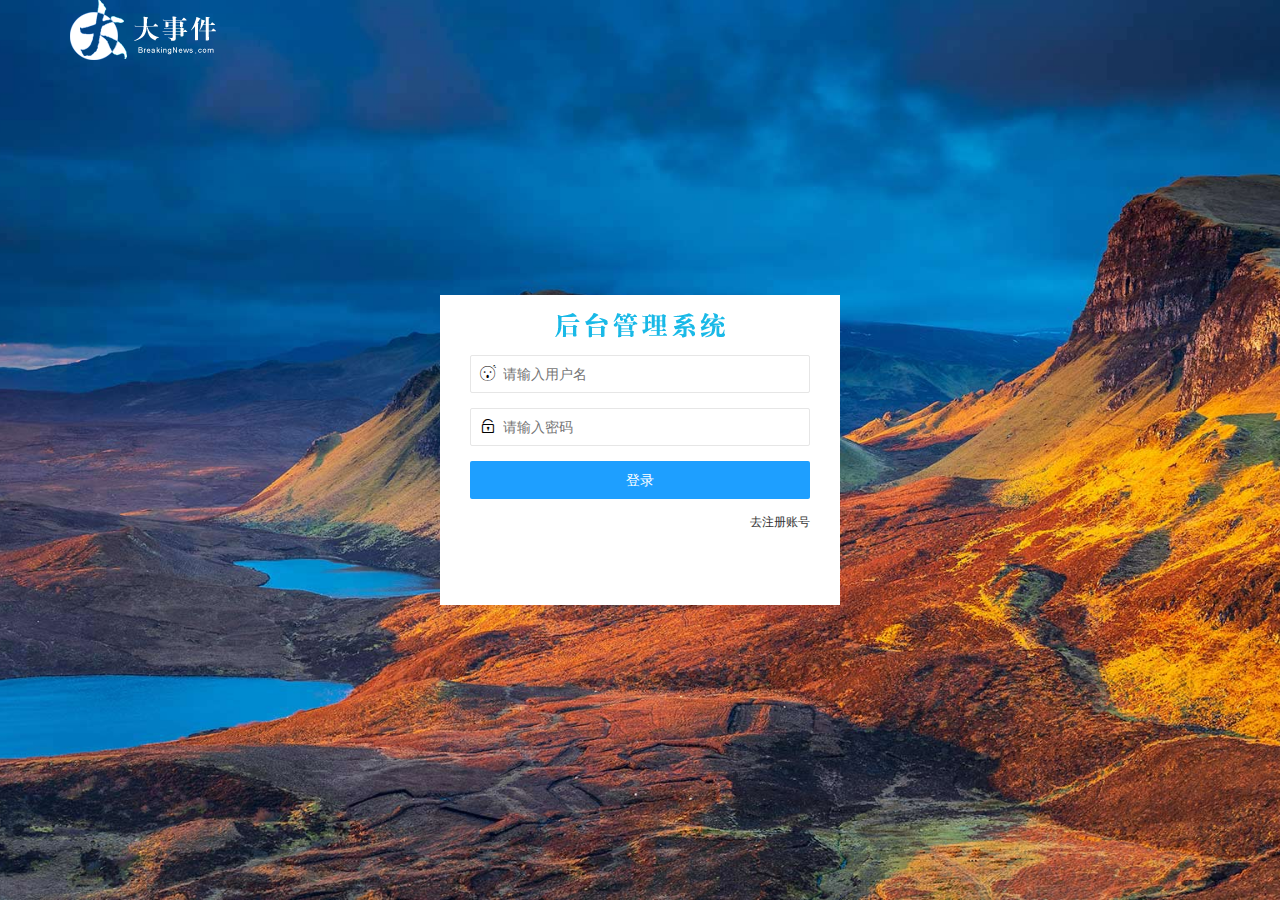
<file: login.html>
<!DOCTYPE html>
<html lang="en">

<head>
    <meta charset="UTF-8" />
    <meta name="viewport" content="width=device-width, initial-scale=1.0" />
    <title>大事件-登录/注册</title>
    <!-- 导入 LayUI 的样式 -->
    <link rel="stylesheet" href="./assets/lib/layui/css/layui.css" />
    <!-- 导入自己的样式表 -->
    <link rel="stylesheet" href="./assets/css/login.css" />
</head>

<body>
    <!-- 头部的 Logo 区域 -->
    <div class="layui-main">
        <img src="./assets/images/logo.png" alt="" />
    </div>

    <!-- 登录注册区域 -->
    <div class="loginAndRegBox">
        <div class="title-box"></div>
        <!-- 登录的div -->
        <div class="login-box">
            <!-- 登录的表单 -->
            <form class="layui-form" id="form_login">
                <!-- 用户名 -->
                <div class="layui-form-item">
                    <i class="layui-icon layui-icon-face-surprised"></i>
                    <input type="text" name="username" required lay-verify="required" placeholder="请输入用户名"
                        autocomplete="off" class="layui-input" />
                </div>
                <!-- 密码 -->
                <div class="layui-form-item">
                    <i class="layui-icon layui-icon-password"></i>
                    <input type="password" name="password" required lay-verify="required|pwd" placeholder="请输入密码"
                        autocomplete="off" class="layui-input" />
                </div>
                <!-- 登录按钮 -->
                <div class="layui-form-item">
                    <!-- 注意：表单提交按钮和普通按钮的区别，就是 lay-submit 属性 -->
                    <button class="layui-btn layui-btn-fluid layui-btn-normal" lay-submit>登录</button>
                </div>
                <div class="layui-form-item links">
                    <a href="javascript:;" id="link_reg">去注册账号</a>
                </div>
            </form>
        </div>
        <!-- 注册的div -->
        <div class="reg-box">
            <!-- 注册的表单 -->
            <form class="layui-form" id="form_reg">
                <!-- 用户名 -->
                <div class="layui-form-item">
                    <i class="layui-icon layui-icon-face-surprised"></i>
                    <input type="text" name="username" required lay-verify="required" placeholder="请输入用户名"
                        autocomplete="off" class="layui-input" />
                </div>
                <!-- 密码 -->
                <div class="layui-form-item">
                    <i class="layui-icon layui-icon-password"></i>
                    <input type="password" name="password" required lay-verify="required|pwd" placeholder="请输入密码"
                        autocomplete="off" class="layui-input" />
                </div>
                <!-- 密码确认框 -->
                <div class="layui-form-item">
                    <i class="layui-icon layui-icon-password"></i>
                    <input type="password" name="repassword" required lay-verify="required|pwd|repwd"
                        placeholder="再次确认密码" autocomplete="off" class="layui-input" />
                </div>
                <!-- 注册按钮 -->
                <div class="layui-form-item">
                    <!-- 注意：表单提交按钮和普通按钮的区别，就是 lay-submit 属性 -->
                    <button class="layui-btn layui-btn-fluid layui-btn-normal" lay-submit>注册</button>
                </div>
                <div class="layui-form-item links">
                    <a href="javascript:;" id="link_login">去登录</a>
                </div>
            </form>
        </div>
    </div>

    <!-- 导入 layUI 的js文件 -->
    <script src="./assets/lib/layui/layui.all.js"></script>
    <!-- 导入 jQuery -->
    <script src="./assets/lib/jquery.js"></script>
    <script src="./assets/js/baseAPI.js"></script>
    <!-- 导入自己的 JavaScript文件 -->
    <script src="./assets/js/login.js"></script>
</body>

</html>
</file>
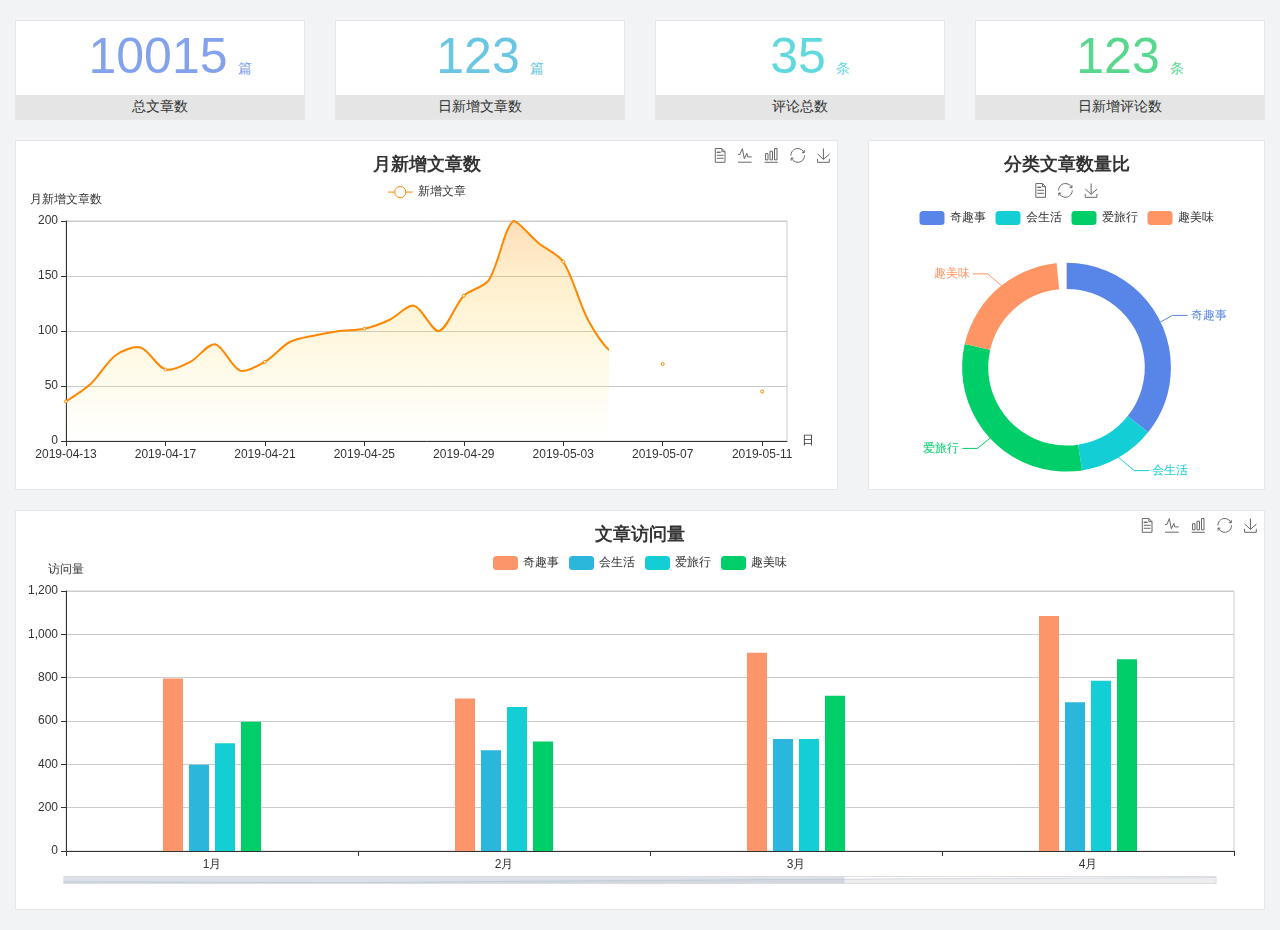
<file: home/dashboard.html>
<!DOCTYPE html>
<html lang="en">

<head>
  <meta charset="UTF-8">
  <meta name="viewport" content="width=device-width, initial-scale=1.0">
  <meta http-equiv="X-UA-Compatible" content="ie=edge">
  <title>图表统计</title>
  <link rel="stylesheet" href="../../assets/lib/bootstrap.css" />
  <link rel="stylesheet" href="../../assets/lib/main.css" />
  <script src="../../assets/lib/jquery.js"></script>
  <script type="text/javascript" src="../../assets/lib/echarts.min.js"></script>
</head>

<body>
  <div class="container-fluid">
    <div class="row spannel_list">
      <div class="col-sm-3 col-xs-6">
        <div class="spannel">
          <em>10015</em><span>篇</span>
          <b>总文章数</b>
        </div>
      </div>
      <div class="col-sm-3 col-xs-6">
        <div class="spannel scolor01">
          <em>123</em><span>篇</span>
          <b>日新增文章数</b>
        </div>
      </div>
      <div class="col-sm-3 col-xs-6">
        <div class="spannel scolor02">
          <em>35</em><span>条</span>
          <b>评论总数</b>
        </div>
      </div>
      <div class="col-sm-3 col-xs-6">
        <div class="spannel scolor03">
          <em>123</em><span>条</span>
          <b>日新增评论数</b>
        </div>
      </div>
    </div>
  </div>

  <div class="container-fluid">
    <div class="row curve-pie">
      <div class="col-lg-8 col-md-8">
        <div class="gragh_pannel" id="curve_show"></div>
      </div>
      <div class="col-lg-4 col-md-4">
        <div class="gragh_pannel" id="pie_show"></div>
      </div>
    </div>
  </div>

  <div class="container-fluid">
    <div class="column_pannel" id="column_show"></div>
  </div>

  <script>
    var oChart = echarts.init(document.getElementById('curve_show'));
    var aList_all = [
      { 'count': 36, 'date': '2019-04-13' },
      { 'count': 52, 'date': '2019-04-14' },
      { 'count': 78, 'date': '2019-04-15' },
      { 'count': 85, 'date': '2019-04-16' },
      { 'count': 65, 'date': '2019-04-17' },
      { 'count': 72, 'date': '2019-04-18' },
      { 'count': 88, 'date': '2019-04-19' },
      { 'count': 64, 'date': '2019-04-20' },
      { 'count': 72, 'date': '2019-04-21' },
      { 'count': 90, 'date': '2019-04-22' },
      { 'count': 96, 'date': '2019-04-23' },
      { 'count': 100, 'date': '2019-04-24' },
      { 'count': 102, 'date': '2019-04-25' },
      { 'count': 110, 'date': '2019-04-26' },
      { 'count': 123, 'date': '2019-04-27' },
      { 'count': 100, 'date': '2019-04-28' },
      { 'count': 132, 'date': '2019-04-29' },
      { 'count': 146, 'date': '2019-04-30' },
      { 'count': 200, 'date': '2019-05-01' },
      { 'count': 180, 'date': '2019-05-02' },
      { 'count': 163, 'date': '2019-05-03' },
      { 'count': 110, 'date': '2019-05-04' },
      { 'count': 80, 'date': '2019-05-05' },
      { 'count': 82, 'date': '2019-05-06' },
      { 'count': 70, 'date': '2019-05-07' },
      { 'count': 65, 'date': '2019-05-08' },
      { 'count': 54, 'date': '2019-05-09' },
      { 'count': 40, 'date': '2019-05-10' },
      { 'count': 45, 'date': '2019-05-11' },
      { 'count': 38, 'date': '2019-05-12' },
    ];

    let aCount = [];
    let aDate = [];

    for (var i = 0; i < aList_all.length; i++) {
      aCount.push(aList_all[i].count);
      aDate.push(aList_all[i].date);
    }

    var chartopt = {
      title: {
        text: '月新增文章数',
        left: 'center',
        top: '10'
      },
      tooltip: {
        trigger: 'axis'
      },
      legend: {
        data: ['新增文章'],
        top: '40'
      },
      toolbox: {
        show: true,
        feature: {
          mark: { show: true },
          dataView: { show: true, readOnly: false },
          magicType: { show: true, type: ['line', 'bar'] },
          restore: { show: true },
          saveAsImage: { show: true }
        }
      },
      calculable: true,
      xAxis: [
        {
          name: '日',
          type: 'category',
          boundaryGap: false,
          data: aDate
        }
      ],
      yAxis: [
        {
          name: '月新增文章数',
          type: 'value'
        }
      ],
      series: [
        {
          name: '新增文章',
          type: 'line',
          smooth: true,
          itemStyle: { normal: { areaStyle: { type: 'default' }, color: '#f80' }, lineStyle: { color: '#f80' } },
          data: aCount
        }],
      areaStyle: {
        normal: {
          color: new echarts.graphic.LinearGradient(0, 0, 0, 1, [{
            offset: 0,
            color: 'rgba(255,136,0,0.39)'
          }, {
            offset: .34,
            color: 'rgba(255,180,0,0.25)'
          }, {
            offset: 1,
            color: 'rgba(255,222,0,0.00)'
          }])

        }
      },
      grid: {
        show: true,
        x: 50,
        x2: 50,
        y: 80,
        height: 220
      }
    };

    oChart.setOption(chartopt);


    var oPie = echarts.init(document.getElementById('pie_show'));
    var oPieopt =
    {
      title: {
        top: 10,
        text: '分类文章数量比',
        x: 'center'
      },
      tooltip: {
        trigger: 'item',
        formatter: "{a} <br/>{b} : {c} ({d}%)"
      },
      color: ['#5885e8', '#13cfd5', '#00ce68', '#ff9565'],
      legend: {
        x: 'center',
        top: 65,
        data: ['奇趣事', '会生活', '爱旅行', '趣美味']
      },
      toolbox: {
        show: true,
        x: 'center',
        top: 35,
        feature: {
          mark: { show: true },
          dataView: { show: true, readOnly: false },
          magicType: {
            show: true,
            type: ['pie', 'funnel'],
            option: {
              funnel: {
                x: '25%',
                width: '50%',
                funnelAlign: 'left',
                max: 1548
              }
            }
          },
          restore: { show: true },
          saveAsImage: { show: true }
        }
      },
      calculable: true,
      series: [
        {
          name: '访问来源',
          type: 'pie',
          radius: ['45%', '60%'],
          center: ['50%', '65%'],
          data: [
            { value: 300, name: '奇趣事' },
            { value: 100, name: '会生活' },
            { value: 260, name: '爱旅行' },
            { value: 180, name: '趣美味' }
          ]
        }
      ]
    };
    oPie.setOption(oPieopt);



    var oColumn = this.echarts.init(document.getElementById('column_show'));
    var oColumnopt =
    {
      title: {
        text: '文章访问量',
        left: 'center',
        top: '10'
      },
      tooltip: {
        trigger: 'axis'
      },
      legend: {
        data: ['奇趣事', '会生活', '爱旅行', '趣美味'],
        top: '40'
      },
      toolbox: {
        show: true,
        feature: {
          mark: { show: true },
          dataView: { show: true, readOnly: false },
          magicType: { show: true, type: ['line', 'bar'] },
          restore: { show: true },
          saveAsImage: { show: true }
        }
      },
      calculable: true,
      xAxis: [
        {
          type: 'category',
          data: ['1月', '2月', '3月', '4月', '5月']
        }
      ],
      yAxis: [
        {
          name: '访问量',
          type: 'value'
        }
      ],
      series: [
        {
          name: '奇趣事',
          type: 'bar',
          barWidth: 20,
          itemStyle: {
            normal: { areaStyle: { type: 'default' }, color: '#fd956a' }
          },
          data: [800, 708, 920, 1090, 1200]
        },
        {
          name: '会生活',
          type: 'bar',
          barWidth: 20,
          itemStyle: {
            normal: { areaStyle: { type: 'default' }, color: '#2bb6db' }
          },
          data: [400, 468, 520, 690, 800]
        },
        {
          name: '爱旅行',
          type: 'bar',
          barWidth: 20,
          itemStyle: {
            normal: { areaStyle: { type: 'default' }, color: '#13cfd5' }
          },
          data: [500, 668, 520, 790, 900]
        },
        {
          name: '趣美味',
          type: 'bar',
          barWidth: 20,
          itemStyle: {
            normal: { areaStyle: { type: 'default' }, color: '#00ce68' }
          },
          data: [600, 508, 720, 890, 1000]
        }
      ],
      grid: {
        show: true,
        x: 50,
        x2: 30,
        y: 80,
        height: 260
      },
      dataZoom: [//给x轴设置滚动条
        {
          start: 0,//默认为0
          end: 100 - 1000 / 31,//默认为100
          type: 'slider',
          show: true,
          xAxisIndex: [0],
          handleSize: 0,//滑动条的 左右2个滑动条的大小
          height: 8,//组件高度
          left: 45, //左边的距离
          right: 50,//右边的距离
          bottom: 26,//右边的距离
          handleColor: '#ddd',//h滑动图标的颜色
          handleStyle: {
            borderColor: "#cacaca",
            borderWidth: "1",
            shadowBlur: 2,
            background: "#ddd",
            shadowColor: "#ddd",
          }
        }]
    };
    oColumn.setOption(oColumnopt);
  </script>
</body>

</html>
</file>
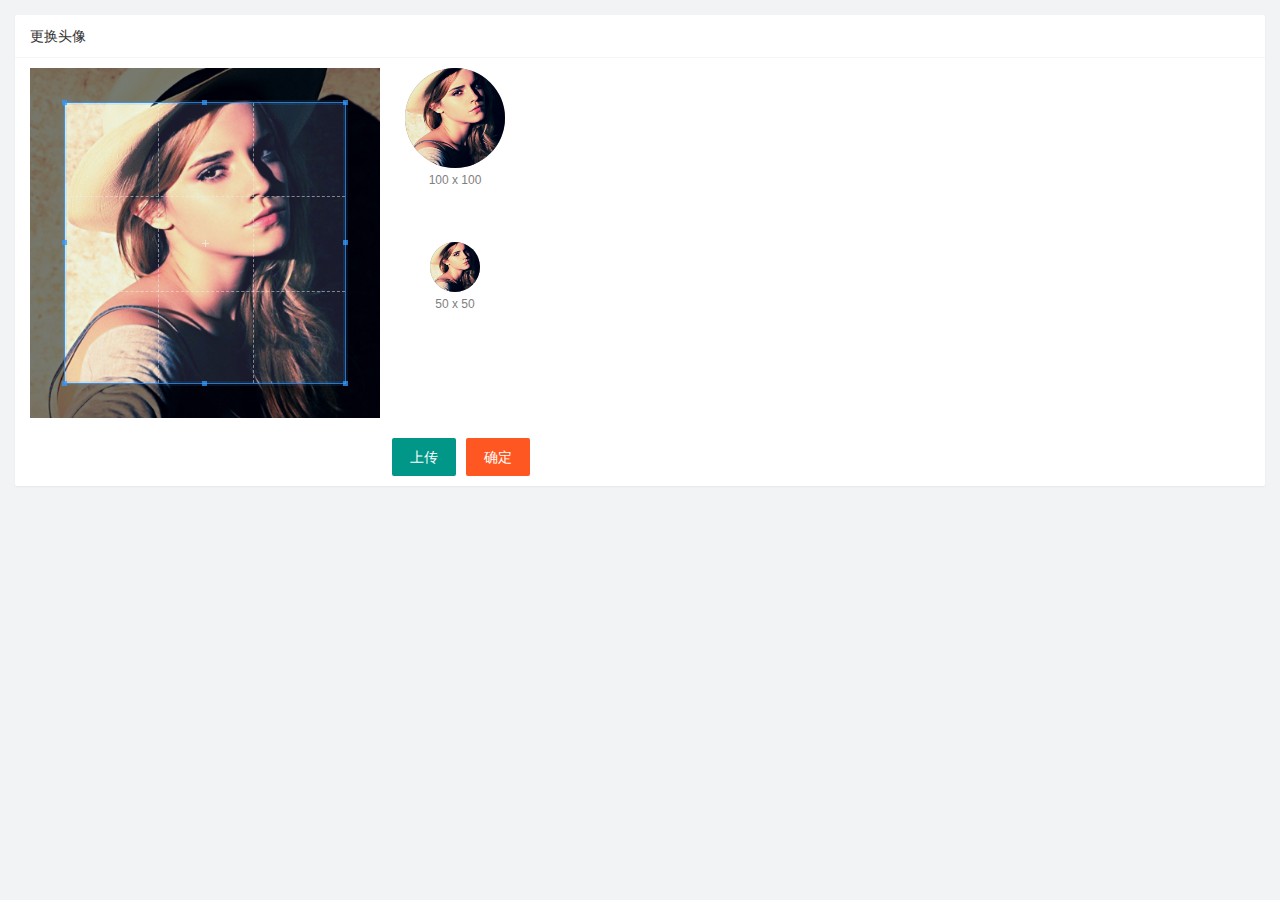
<file: user/user_avatar.html>
<!DOCTYPE html>
<html lang="en">

<head>
    <meta charset="UTF-8" />
    <meta name="viewport" content="width=device-width, initial-scale=1.0" />
    <title>Document</title>
    <link rel="stylesheet" href="/assets/lib/layui/css/layui.css" />
    <!-- 导入cropper.css -->
    <link rel="stylesheet" href="/assets/lib/cropper/cropper.css" />
    <link rel="stylesheet" href="/assets/css/user/user_avatar.css" />

</head>

<body>
    <!-- 卡片区域 -->
    <div class="layui-card">
        <div class="layui-card-header">更换头像</div>
        <div class="layui-card-body">
            <!-- 第一行的图片裁剪和预览区域 -->
            <div class="row1">
                <!-- 图片裁剪区域 -->
                <div class="cropper-box">
                    <!-- 这个 img 标签很重要，将来会把它初始化为裁剪区域 -->
                    <img id="image" src="/assets/images/sample.jpg" />
                </div>
                <!-- 图片的预览区域 -->
                <div class="preview-box">
                    <div>
                        <!-- 宽高为 100px 的预览区域 -->
                        <div class="img-preview w100"></div>
                        <p class="size">100 x 100</p>
                    </div>
                    <div>
                        <!-- 宽高为 50px 的预览区域 -->
                        <div class="img-preview w50"></div>
                        <p class="size">50 x 50</p>
                    </div>
                </div>
            </div>

            <!-- 第二行的按钮区域 -->
            <div class="row2">
                <!-- 通过 accept 控制上传的类型 -->
                <input type="file" id="file" accept="image/*">
                <button type="button" class="layui-btn" id="btnChooseImage">上传</button>
                <button type="button" class="layui-btn layui-btn-danger" id="btnUpload">确定</button>
            </div>
        </div>
    </div>


    <script src="/assets/lib/layui/layui.all.js"></script>
    <script src="/assets/lib/jquery.js"></script>
    <script src="/assets/lib/cropper/Cropper.js"></script>
    <script src="/assets/lib/cropper/jquery-cropper.js"></script>
    <script src="/assets/js/baseAPI.js"></script>
    <script src="/assets/js/user/user_avatar.js"></script>
</body>

</html>
</file>
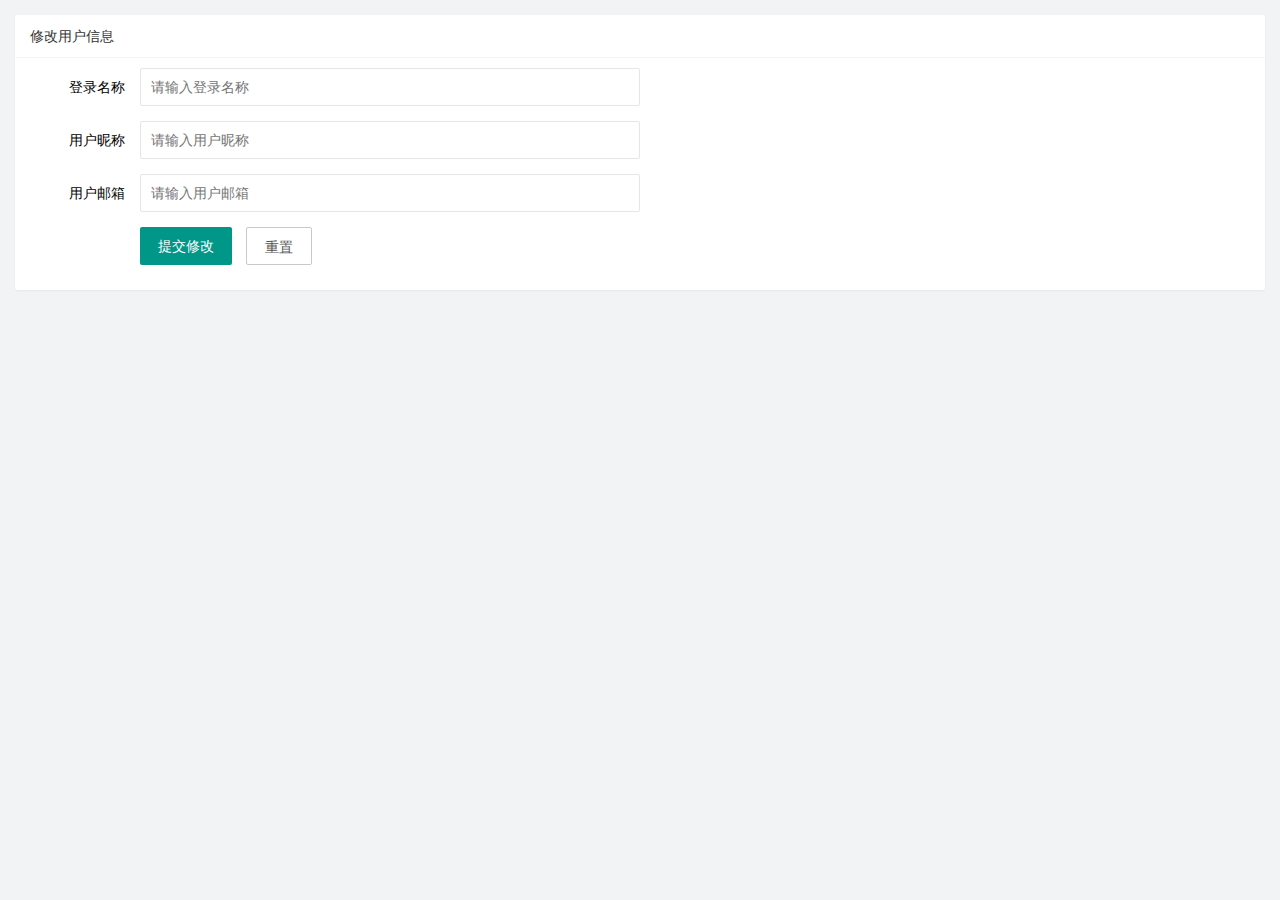
<file: user/user_info.html>
<!DOCTYPE html>
<html lang="en">

<head>
    <meta charset="UTF-8" />
    <meta name="viewport" content="width=device-width, initial-scale=1.0" />
    <title>Document</title>
    <!-- 导入 layui 的样式 -->
    <link rel="stylesheet" href="/assets/lib/layui/css/layui.css" />
    <!-- 导入自己的样式 -->
    <link rel="stylesheet" href="/assets/css/user/user_info.css" />
</head>

<body>
    <!-- 卡片区域 -->
    <div class="layui-card">
        <div class="layui-card-header">修改用户信息</div>
        <div class="layui-card-body">
            <!-- form 表单区域 -->
            <form class="layui-form" lay-filter="formUserInfo">
                <!-- 这是隐藏域 -->
                <input type="hidden" name="id" value="" />

                <div class="layui-form-item">
                    <label class="layui-form-label">登录名称</label>
                    <div class="layui-input-block">
                        <input type="text" name="username" required lay-verify="required" placeholder="请输入登录名称"
                            autocomplete="off" class="layui-input" readonly />
                        <!-- readonly 只读属性 -->
                    </div>
                </div>
                <div class="layui-form-item">
                    <label class="layui-form-label">用户昵称</label>
                    <div class="layui-input-block">
                        <input type="text" name="nickname" required lay-verify="required|nickname" placeholder="请输入用户昵称"
                            autocomplete="off" class="layui-input" />
                    </div>
                </div>
                <div class="layui-form-item">
                    <label class="layui-form-label">用户邮箱</label>
                    <div class="layui-input-block">
                        <input type="text" name="email" required lay-verify="required|email" placeholder="请输入用户邮箱"
                            autocomplete="off" class="layui-input" />
                    </div>
                </div>
                <div class="layui-form-item">
                    <div class="layui-input-block">
                        <button class="layui-btn" lay-submit lay-filter="formDemo">提交修改</button>
                        <button class="layui-btn layui-btn-primary" id="btnReset">重置</button>
                    </div>
                </div>
            </form>
        </div>
    </div>


    <!-- 导入 layui 的 js -->
    <script src="/assets/lib/layui/layui.all.js"></script>
    <!-- 导入 jquery -->
    <script src="/assets/lib/jquery.js"></script>
    <!-- 导入 baseAPI -->
    <script src="/assets/js/baseAPI.js"></script>
    <!-- 导入自己的 js -->
    <script src="/assets/js/user/user_info.js"></script>
</body>

</html>
</file>
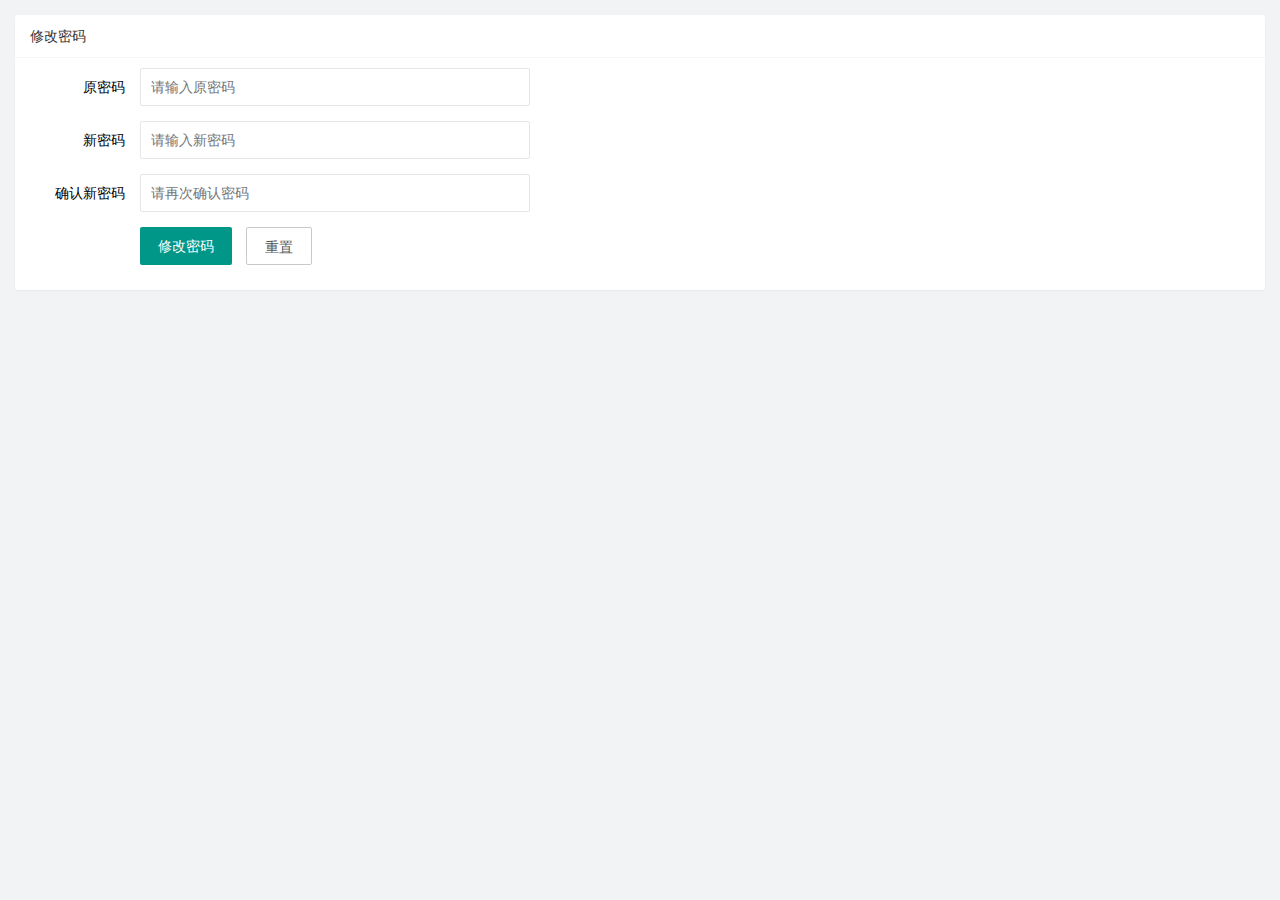
<file: user/user_pwd.html>
<!DOCTYPE html>
<html lang="en">

<head>
    <meta charset="UTF-8" />
    <meta name="viewport" content="width=device-width, initial-scale=1.0" />
    <title>Document</title>
    <link rel="stylesheet" href="/assets/lib/layui/css/layui.css" />
    <link rel="stylesheet" href="/assets/css/user/user_pwd.css" />
</head>

<body>
    <!-- 卡片区域 -->
    <div class="layui-card">
        <div class="layui-card-header">修改密码</div>
        <div class="layui-card-body">
            <form class="layui-form">
                <div class="layui-form-item">
                    <label class="layui-form-label">原密码</label>
                    <div class="layui-input-block">
                        <input type="password" name="oldPwd" required lay-verify="required|pwd"
                            placeholder="请输入原密码" autocomplete="off" class="layui-input" />
                    </div>
                </div>
                <div class="layui-form-item">
                    <label class="layui-form-label">新密码</label>
                    <div class="layui-input-block">
                        <input type="password" name="newPwd" required lay-verify="required|pwd|samePwd"
                            placeholder="请输入新密码" autocomplete="off" class="layui-input" />
                    </div>
                </div>
                <div class="layui-form-item">
                    <label class="layui-form-label">确认新密码</label>
                    <div class="layui-input-block">
                        <input type="password" name="rePwd" required lay-verify="required|pwd|rePwd"
                            placeholder="请再次确认密码" autocomplete="off" class="layui-input" />
                    </div>
                </div>
                <div class="layui-form-item">
                    <div class="layui-input-block">
                        <button class="layui-btn" lay-submit lay-filter="formDemo">修改密码</button>
                        <button type="reset" class="layui-btn layui-btn-primary">重置</button>
                    </div>
                </div>
            </form>
        </div>
    </div>




    <!-- 导入 layui 的 js -->
    <script src="/assets/lib/layui/layui.all.js"></script>
    <!-- 导入 jQuery -->
    <script src="/assets/lib/jquery.js"></script>
    <!-- 导入 baseAPI -->
    <script src="/assets/js/baseAPI.js"></script>
    <!-- 导入自己的 js -->
    <script src="/assets/js/user/user_pwd.js"></script>
</body>

</html>
</file>
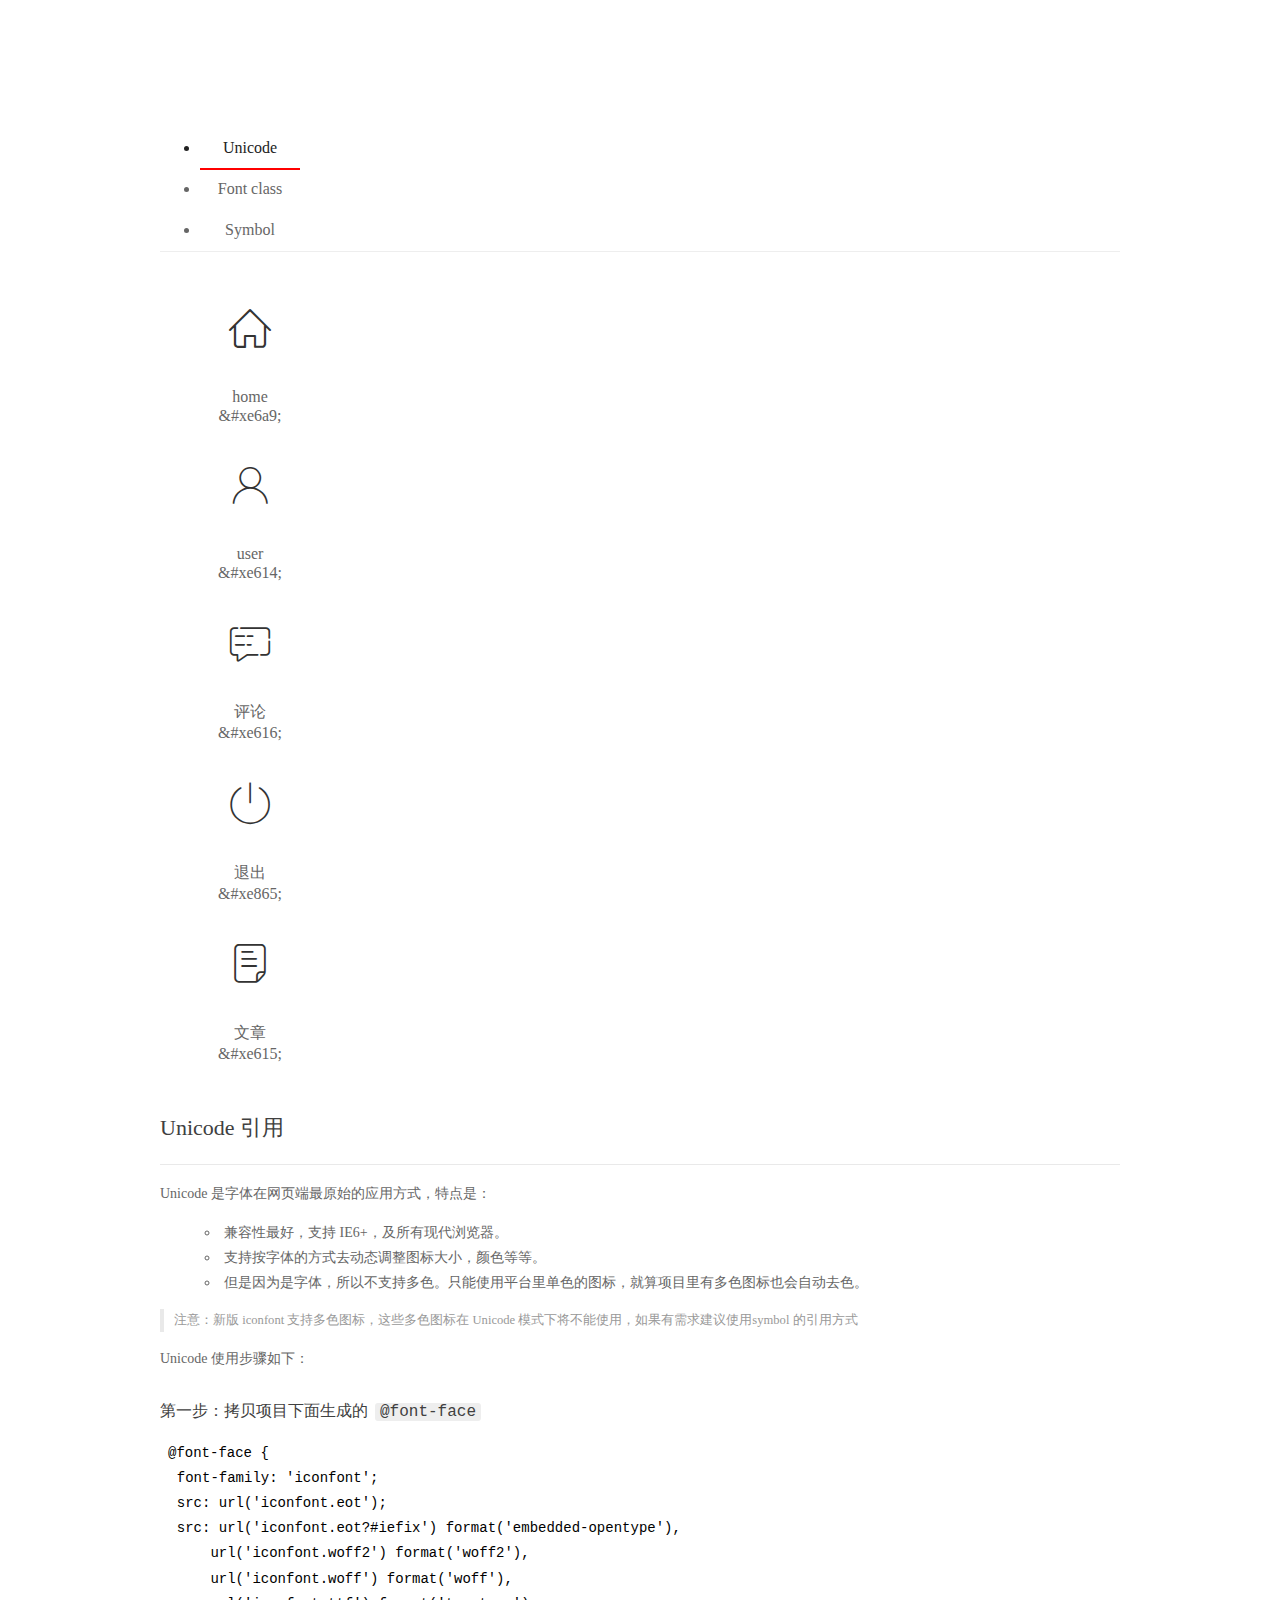
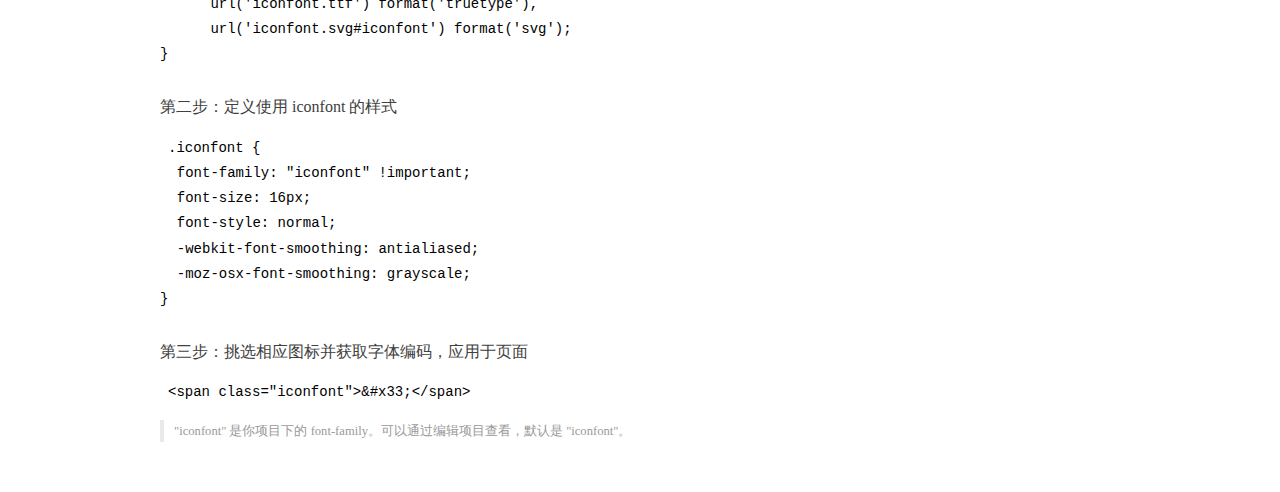
<file: assets/fonts/demo_index.html>
<!DOCTYPE html>
<html>
<head>
  <meta charset="utf-8"/>
  <title>IconFont Demo</title>
  <link rel="shortcut icon" href="https://gtms04.alicdn.com/tps/i4/TB1_oz6GVXXXXaFXpXXJDFnIXXX-64-64.ico" type="image/x-icon"/>
  <link rel="stylesheet" href="https://g.alicdn.com/thx/cube/1.3.2/cube.min.css">
  <link rel="stylesheet" href="demo.css">
  <link rel="stylesheet" href="iconfont.css">
  <script src="iconfont.js"></script>
  <!-- jQuery -->
  <script src="https://a1.alicdn.com/oss/uploads/2018/12/26/7bfddb60-08e8-11e9-9b04-53e73bb6408b.js"></script>
  <!-- 代码高亮 -->
  <script src="https://a1.alicdn.com/oss/uploads/2018/12/26/a3f714d0-08e6-11e9-8a15-ebf944d7534c.js"></script>
</head>
<body>
  <div class="main">
    <h1 class="logo"><a href="https://www.iconfont.cn/" title="iconfont 首页" target="_blank">&#xe86b;</a></h1>
    <div class="nav-tabs">
      <ul id="tabs" class="dib-box">
        <li class="dib active"><span>Unicode</span></li>
        <li class="dib"><span>Font class</span></li>
        <li class="dib"><span>Symbol</span></li>
      </ul>
      
    </div>
    <div class="tab-container">
      <div class="content unicode" style="display: block;">
          <ul class="icon_lists dib-box">
          
            <li class="dib">
              <span class="icon iconfont">&#xe6a9;</span>
                <div class="name">home</div>
                <div class="code-name">&amp;#xe6a9;</div>
              </li>
          
            <li class="dib">
              <span class="icon iconfont">&#xe614;</span>
                <div class="name">user</div>
                <div class="code-name">&amp;#xe614;</div>
              </li>
          
            <li class="dib">
              <span class="icon iconfont">&#xe616;</span>
                <div class="name">评论</div>
                <div class="code-name">&amp;#xe616;</div>
              </li>
          
            <li class="dib">
              <span class="icon iconfont">&#xe865;</span>
                <div class="name">退出</div>
                <div class="code-name">&amp;#xe865;</div>
              </li>
          
            <li class="dib">
              <span class="icon iconfont">&#xe615;</span>
                <div class="name">文章</div>
                <div class="code-name">&amp;#xe615;</div>
              </li>
          
          </ul>
          <div class="article markdown">
          <h2 id="unicode-">Unicode 引用</h2>
          <hr>

          <p>Unicode 是字体在网页端最原始的应用方式，特点是：</p>
          <ul>
            <li>兼容性最好，支持 IE6+，及所有现代浏览器。</li>
            <li>支持按字体的方式去动态调整图标大小，颜色等等。</li>
            <li>但是因为是字体，所以不支持多色。只能使用平台里单色的图标，就算项目里有多色图标也会自动去色。</li>
          </ul>
          <blockquote>
            <p>注意：新版 iconfont 支持多色图标，这些多色图标在 Unicode 模式下将不能使用，如果有需求建议使用symbol 的引用方式</p>
          </blockquote>
          <p>Unicode 使用步骤如下：</p>
          <h3 id="-font-face">第一步：拷贝项目下面生成的 <code>@font-face</code></h3>
<pre><code class="language-css"
>@font-face {
  font-family: 'iconfont';
  src: url('iconfont.eot');
  src: url('iconfont.eot?#iefix') format('embedded-opentype'),
      url('iconfont.woff2') format('woff2'),
      url('iconfont.woff') format('woff'),
      url('iconfont.ttf') format('truetype'),
      url('iconfont.svg#iconfont') format('svg');
}
</code></pre>
          <h3 id="-iconfont-">第二步：定义使用 iconfont 的样式</h3>
<pre><code class="language-css"
>.iconfont {
  font-family: "iconfont" !important;
  font-size: 16px;
  font-style: normal;
  -webkit-font-smoothing: antialiased;
  -moz-osx-font-smoothing: grayscale;
}
</code></pre>
          <h3 id="-">第三步：挑选相应图标并获取字体编码，应用于页面</h3>
<pre>
<code class="language-html"
>&lt;span class="iconfont"&gt;&amp;#x33;&lt;/span&gt;
</code></pre>
          <blockquote>
            <p>"iconfont" 是你项目下的 font-family。可以通过编辑项目查看，默认是 "iconfont"。</p>
          </blockquote>
          </div>
      </div>
      <div class="content font-class">
        <ul class="icon_lists dib-box">
          
          <li class="dib">
            <span class="icon iconfont icon-home"></span>
            <div class="name">
              home
            </div>
            <div class="code-name">.icon-home
            </div>
          </li>
          
          <li class="dib">
            <span class="icon iconfont icon-user"></span>
            <div class="name">
              user
            </div>
            <div class="code-name">.icon-user
            </div>
          </li>
          
          <li class="dib">
            <span class="icon iconfont icon-pinglun"></span>
            <div class="name">
              评论
            </div>
            <div class="code-name">.icon-pinglun
            </div>
          </li>
          
          <li class="dib">
            <span class="icon iconfont icon-tuichu"></span>
            <div class="name">
              退出
            </div>
            <div class="code-name">.icon-tuichu
            </div>
          </li>
          
          <li class="dib">
            <span class="icon iconfont icon-16"></span>
            <div class="name">
              文章
            </div>
            <div class="code-name">.icon-16
            </div>
          </li>
          
        </ul>
        <div class="article markdown">
        <h2 id="font-class-">font-class 引用</h2>
        <hr>

        <p>font-class 是 Unicode 使用方式的一种变种，主要是解决 Unicode 书写不直观，语意不明确的问题。</p>
        <p>与 Unicode 使用方式相比，具有如下特点：</p>
        <ul>
          <li>兼容性良好，支持 IE8+，及所有现代浏览器。</li>
          <li>相比于 Unicode 语意明确，书写更直观。可以很容易分辨这个 icon 是什么。</li>
          <li>因为使用 class 来定义图标，所以当要替换图标时，只需要修改 class 里面的 Unicode 引用。</li>
          <li>不过因为本质上还是使用的字体，所以多色图标还是不支持的。</li>
        </ul>
        <p>使用步骤如下：</p>
        <h3 id="-fontclass-">第一步：引入项目下面生成的 fontclass 代码：</h3>
<pre><code class="language-html">&lt;link rel="stylesheet" href="./iconfont.css"&gt;
</code></pre>
        <h3 id="-">第二步：挑选相应图标并获取类名，应用于页面：</h3>
<pre><code class="language-html">&lt;span class="iconfont icon-xxx"&gt;&lt;/span&gt;
</code></pre>
        <blockquote>
          <p>"
            iconfont" 是你项目下的 font-family。可以通过编辑项目查看，默认是 "iconfont"。</p>
        </blockquote>
      </div>
      </div>
      <div class="content symbol">
          <ul class="icon_lists dib-box">
          
            <li class="dib">
                <svg class="icon svg-icon" aria-hidden="true">
                  <use xlink:href="#icon-home"></use>
                </svg>
                <div class="name">home</div>
                <div class="code-name">#icon-home</div>
            </li>
          
            <li class="dib">
                <svg class="icon svg-icon" aria-hidden="true">
                  <use xlink:href="#icon-user"></use>
                </svg>
                <div class="name">user</div>
                <div class="code-name">#icon-user</div>
            </li>
          
            <li class="dib">
                <svg class="icon svg-icon" aria-hidden="true">
                  <use xlink:href="#icon-pinglun"></use>
                </svg>
                <div class="name">评论</div>
                <div class="code-name">#icon-pinglun</div>
            </li>
          
            <li class="dib">
                <svg class="icon svg-icon" aria-hidden="true">
                  <use xlink:href="#icon-tuichu"></use>
                </svg>
                <div class="name">退出</div>
                <div class="code-name">#icon-tuichu</div>
            </li>
          
            <li class="dib">
                <svg class="icon svg-icon" aria-hidden="true">
                  <use xlink:href="#icon-16"></use>
                </svg>
                <div class="name">文章</div>
                <div class="code-name">#icon-16</div>
            </li>
          
          </ul>
          <div class="article markdown">
          <h2 id="symbol-">Symbol 引用</h2>
          <hr>

          <p>这是一种全新的使用方式，应该说这才是未来的主流，也是平台目前推荐的用法。相关介绍可以参考这篇<a href="">文章</a>
            这种用法其实是做了一个 SVG 的集合，与另外两种相比具有如下特点：</p>
          <ul>
            <li>支持多色图标了，不再受单色限制。</li>
            <li>通过一些技巧，支持像字体那样，通过 <code>font-size</code>, <code>color</code> 来调整样式。</li>
            <li>兼容性较差，支持 IE9+，及现代浏览器。</li>
            <li>浏览器渲染 SVG 的性能一般，还不如 png。</li>
          </ul>
          <p>使用步骤如下：</p>
          <h3 id="-symbol-">第一步：引入项目下面生成的 symbol 代码：</h3>
<pre><code class="language-html">&lt;script src="./iconfont.js"&gt;&lt;/script&gt;
</code></pre>
          <h3 id="-css-">第二步：加入通用 CSS 代码（引入一次就行）：</h3>
<pre><code class="language-html">&lt;style&gt;
.icon {
  width: 1em;
  height: 1em;
  vertical-align: -0.15em;
  fill: currentColor;
  overflow: hidden;
}
&lt;/style&gt;
</code></pre>
          <h3 id="-">第三步：挑选相应图标并获取类名，应用于页面：</h3>
<pre><code class="language-html">&lt;svg class="icon" aria-hidden="true"&gt;
  &lt;use xlink:href="#icon-xxx"&gt;&lt;/use&gt;
&lt;/svg&gt;
</code></pre>
          </div>
      </div>

    </div>
  </div>
  <script>
  $(document).ready(function () {
      $('.tab-container .content:first').show()

      $('#tabs li').click(function (e) {
        var tabContent = $('.tab-container .content')
        var index = $(this).index()

        if ($(this).hasClass('active')) {
          return
        } else {
          $('#tabs li').removeClass('active')
          $(this).addClass('active')

          tabContent.hide().eq(index).fadeIn()
        }
      })
    })
  </script>
</body>
</html>
</file>
<file: assets/lib/layui/css/layui.css>
/** layui-v2.5.5 MIT License By https://www.layui.com */
 .layui-inline,img{display:inline-block;vertical-align:middle}h1,h2,h3,h4,h5,h6{font-weight:400}.layui-edge,.layui-header,.layui-inline,.layui-main{position:relative}.layui-body,.layui-edge,.layui-elip{overflow:hidden}.layui-btn,.layui-edge,.layui-inline,img{vertical-align:middle}.layui-btn,.layui-disabled,.layui-icon,.layui-unselect{-moz-user-select:none;-webkit-user-select:none;-ms-user-select:none}.layui-elip,.layui-form-checkbox span,.layui-form-pane .layui-form-label{text-overflow:ellipsis;white-space:nowrap}.layui-breadcrumb,.layui-tree-btnGroup{visibility:hidden}blockquote,body,button,dd,div,dl,dt,form,h1,h2,h3,h4,h5,h6,input,li,ol,p,pre,td,textarea,th,ul{margin:0;padding:0;-webkit-tap-highlight-color:rgba(0,0,0,0)}a:active,a:hover{outline:0}img{border:none}li{list-style:none}table{border-collapse:collapse;border-spacing:0}h4,h5,h6{font-size:100%}button,input,optgroup,option,select,textarea{font-family:inherit;font-size:inherit;font-style:inherit;font-weight:inherit;outline:0}pre{white-space:pre-wrap;white-space:-moz-pre-wrap;white-space:-pre-wrap;white-space:-o-pre-wrap;word-wrap:break-word}body{line-height:24px;font:14px Helvetica Neue,Helvetica,PingFang SC,Tahoma,Arial,sans-serif}hr{height:1px;margin:10px 0;border:0;clear:both}a{color:#333;text-decoration:none}a:hover{color:#777}a cite{font-style:normal;*cursor:pointer}.layui-border-box,.layui-border-box *{box-sizing:border-box}.layui-box,.layui-box *{box-sizing:content-box}.layui-clear{clear:both;*zoom:1}.layui-clear:after{content:'\20';clear:both;*zoom:1;display:block;height:0}.layui-inline{*display:inline;*zoom:1}.layui-edge{display:inline-block;width:0;height:0;border-width:6px;border-style:dashed;border-color:transparent}.layui-edge-top{top:-4px;border-bottom-color:#999;border-bottom-style:solid}.layui-edge-right{border-left-color:#999;border-left-style:solid}.layui-edge-bottom{top:2px;border-top-color:#999;border-top-style:solid}.layui-edge-left{border-right-color:#999;border-right-style:solid}.layui-disabled,.layui-disabled:hover{color:#d2d2d2!important;cursor:not-allowed!important}.layui-circle{border-radius:100%}.layui-show{display:block!important}.layui-hide{display:none!important}@font-face{font-family:layui-icon;src:url(../font/iconfont.eot?v=250);src:url(../font/iconfont.eot?v=250#iefix) format('embedded-opentype'),url(../font/iconfont.woff2?v=250) format('woff2'),url(../font/iconfont.woff?v=250) format('woff'),url(../font/iconfont.ttf?v=250) format('truetype'),url(../font/iconfont.svg?v=250#layui-icon) format('svg')}.layui-icon{font-family:layui-icon!important;font-size:16px;font-style:normal;-webkit-font-smoothing:antialiased;-moz-osx-font-smoothing:grayscale}.layui-icon-reply-fill:before{content:"\e611"}.layui-icon-set-fill:before{content:"\e614"}.layui-icon-menu-fill:before{content:"\e60f"}.layui-icon-search:before{content:"\e615"}.layui-icon-share:before{content:"\e641"}.layui-icon-set-sm:before{content:"\e620"}.layui-icon-engine:before{content:"\e628"}.layui-icon-close:before{content:"\1006"}.layui-icon-close-fill:before{content:"\1007"}.layui-icon-chart-screen:before{content:"\e629"}.layui-icon-star:before{content:"\e600"}.layui-icon-circle-dot:before{content:"\e617"}.layui-icon-chat:before{content:"\e606"}.layui-icon-release:before{content:"\e609"}.layui-icon-list:before{content:"\e60a"}.layui-icon-chart:before{content:"\e62c"}.layui-icon-ok-circle:before{content:"\1005"}.layui-icon-layim-theme:before{content:"\e61b"}.layui-icon-table:before{content:"\e62d"}.layui-icon-right:before{content:"\e602"}.layui-icon-left:before{content:"\e603"}.layui-icon-cart-simple:before{content:"\e698"}.layui-icon-face-cry:before{content:"\e69c"}.layui-icon-face-smile:before{content:"\e6af"}.layui-icon-survey:before{content:"\e6b2"}.layui-icon-tree:before{content:"\e62e"}.layui-icon-upload-circle:before{content:"\e62f"}.layui-icon-add-circle:before{content:"\e61f"}.layui-icon-download-circle:before{content:"\e601"}.layui-icon-templeate-1:before{content:"\e630"}.layui-icon-util:before{content:"\e631"}.layui-icon-face-surprised:before{content:"\e664"}.layui-icon-edit:before{content:"\e642"}.layui-icon-speaker:before{content:"\e645"}.layui-icon-down:before{content:"\e61a"}.layui-icon-file:before{content:"\e621"}.layui-icon-layouts:before{content:"\e632"}.layui-icon-rate-half:before{content:"\e6c9"}.layui-icon-add-circle-fine:before{content:"\e608"}.layui-icon-prev-circle:before{content:"\e633"}.layui-icon-read:before{content:"\e705"}.layui-icon-404:before{content:"\e61c"}.layui-icon-carousel:before{content:"\e634"}.layui-icon-help:before{content:"\e607"}.layui-icon-code-circle:before{content:"\e635"}.layui-icon-water:before{content:"\e636"}.layui-icon-username:before{content:"\e66f"}.layui-icon-find-fill:before{content:"\e670"}.layui-icon-about:before{content:"\e60b"}.layui-icon-location:before{content:"\e715"}.layui-icon-up:before{content:"\e619"}.layui-icon-pause:before{content:"\e651"}.layui-icon-date:before{content:"\e637"}.layui-icon-layim-uploadfile:before{content:"\e61d"}.layui-icon-delete:before{content:"\e640"}.layui-icon-play:before{content:"\e652"}.layui-icon-top:before{content:"\e604"}.layui-icon-friends:before{content:"\e612"}.layui-icon-refresh-3:before{content:"\e9aa"}.layui-icon-ok:before{content:"\e605"}.layui-icon-layer:before{content:"\e638"}.layui-icon-face-smile-fine:before{content:"\e60c"}.layui-icon-dollar:before{content:"\e659"}.layui-icon-group:before{content:"\e613"}.layui-icon-layim-download:before{content:"\e61e"}.layui-icon-picture-fine:before{content:"\e60d"}.layui-icon-link:before{content:"\e64c"}.layui-icon-diamond:before{content:"\e735"}.layui-icon-log:before{content:"\e60e"}.layui-icon-rate-solid:before{content:"\e67a"}.layui-icon-fonts-del:before{content:"\e64f"}.layui-icon-unlink:before{content:"\e64d"}.layui-icon-fonts-clear:before{content:"\e639"}.layui-icon-triangle-r:before{content:"\e623"}.layui-icon-circle:before{content:"\e63f"}.layui-icon-radio:before{content:"\e643"}.layui-icon-align-center:before{content:"\e647"}.layui-icon-align-right:before{content:"\e648"}.layui-icon-align-left:before{content:"\e649"}.layui-icon-loading-1:before{content:"\e63e"}.layui-icon-return:before{content:"\e65c"}.layui-icon-fonts-strong:before{content:"\e62b"}.layui-icon-upload:before{content:"\e67c"}.layui-icon-dialogue:before{content:"\e63a"}.layui-icon-video:before{content:"\e6ed"}.layui-icon-headset:before{content:"\e6fc"}.layui-icon-cellphone-fine:before{content:"\e63b"}.layui-icon-add-1:before{content:"\e654"}.layui-icon-face-smile-b:before{content:"\e650"}.layui-icon-fonts-html:before{content:"\e64b"}.layui-icon-form:before{content:"\e63c"}.layui-icon-cart:before{content:"\e657"}.layui-icon-camera-fill:before{content:"\e65d"}.layui-icon-tabs:before{content:"\e62a"}.layui-icon-fonts-code:before{content:"\e64e"}.layui-icon-fire:before{content:"\e756"}.layui-icon-set:before{content:"\e716"}.layui-icon-fonts-u:before{content:"\e646"}.layui-icon-triangle-d:before{content:"\e625"}.layui-icon-tips:before{content:"\e702"}.layui-icon-picture:before{content:"\e64a"}.layui-icon-more-vertical:before{content:"\e671"}.layui-icon-flag:before{content:"\e66c"}.layui-icon-loading:before{content:"\e63d"}.layui-icon-fonts-i:before{content:"\e644"}.layui-icon-refresh-1:before{content:"\e666"}.layui-icon-rmb:before{content:"\e65e"}.layui-icon-home:before{content:"\e68e"}.layui-icon-user:before{content:"\e770"}.layui-icon-notice:before{content:"\e667"}.layui-icon-login-weibo:before{content:"\e675"}.layui-icon-voice:before{content:"\e688"}.layui-icon-upload-drag:before{content:"\e681"}.layui-icon-login-qq:before{content:"\e676"}.layui-icon-snowflake:before{content:"\e6b1"}.layui-icon-file-b:before{content:"\e655"}.layui-icon-template:before{content:"\e663"}.layui-icon-auz:before{content:"\e672"}.layui-icon-console:before{content:"\e665"}.layui-icon-app:before{content:"\e653"}.layui-icon-prev:before{content:"\e65a"}.layui-icon-website:before{content:"\e7ae"}.layui-icon-next:before{content:"\e65b"}.layui-icon-component:before{content:"\e857"}.layui-icon-more:before{content:"\e65f"}.layui-icon-login-wechat:before{content:"\e677"}.layui-icon-shrink-right:before{content:"\e668"}.layui-icon-spread-left:before{content:"\e66b"}.layui-icon-camera:before{content:"\e660"}.layui-icon-note:before{content:"\e66e"}.layui-icon-refresh:before{content:"\e669"}.layui-icon-female:before{content:"\e661"}.layui-icon-male:before{content:"\e662"}.layui-icon-password:before{content:"\e673"}.layui-icon-senior:before{content:"\e674"}.layui-icon-theme:before{content:"\e66a"}.layui-icon-tread:before{content:"\e6c5"}.layui-icon-praise:before{content:"\e6c6"}.layui-icon-star-fill:before{content:"\e658"}.layui-icon-rate:before{content:"\e67b"}.layui-icon-template-1:before{content:"\e656"}.layui-icon-vercode:before{content:"\e679"}.layui-icon-cellphone:before{content:"\e678"}.layui-icon-screen-full:before{content:"\e622"}.layui-icon-screen-restore:before{content:"\e758"}.layui-icon-cols:before{content:"\e610"}.layui-icon-export:before{content:"\e67d"}.layui-icon-print:before{content:"\e66d"}.layui-icon-slider:before{content:"\e714"}.layui-icon-addition:before{content:"\e624"}.layui-icon-subtraction:before{content:"\e67e"}.layui-icon-service:before{content:"\e626"}.layui-icon-transfer:before{content:"\e691"}.layui-main{width:1140px;margin:0 auto}.layui-header{z-index:1000;height:60px}.layui-header a:hover{transition:all .5s;-webkit-transition:all .5s}.layui-side{position:fixed;left:0;top:0;bottom:0;z-index:999;width:200px;overflow-x:hidden}.layui-side-scroll{position:relative;width:220px;height:100%;overflow-x:hidden}.layui-body{position:absolute;left:200px;right:0;top:0;bottom:0;z-index:998;width:auto;overflow-y:auto;box-sizing:border-box}.layui-layout-body{overflow:hidden}.layui-layout-admin .layui-header{background-color:#23262E}.layui-layout-admin .layui-side{top:60px;width:200px;overflow-x:hidden}.layui-layout-admin .layui-body{position:fixed;top:60px;bottom:44px}.layui-layout-admin .layui-main{width:auto;margin:0 15px}.layui-layout-admin .layui-footer{position:fixed;left:200px;right:0;bottom:0;height:44px;line-height:44px;padding:0 15px;background-color:#eee}.layui-layout-admin .layui-logo{position:absolute;left:0;top:0;width:200px;height:100%;line-height:60px;text-align:center;color:#009688;font-size:16px}.layui-layout-admin .layui-header .layui-nav{background:0 0}.layui-layout-left{position:absolute!important;left:200px;top:0}.layui-layout-right{position:absolute!important;right:0;top:0}.layui-container{position:relative;margin:0 auto;padding:0 15px;box-sizing:border-box}.layui-fluid{position:relative;margin:0 auto;padding:0 15px}.layui-row:after,.layui-row:before{content:'';display:block;clear:both}.layui-col-lg1,.layui-col-lg10,.layui-col-lg11,.layui-col-lg12,.layui-col-lg2,.layui-col-lg3,.layui-col-lg4,.layui-col-lg5,.layui-col-lg6,.layui-col-lg7,.layui-col-lg8,.layui-col-lg9,.layui-col-md1,.layui-col-md10,.layui-col-md11,.layui-col-md12,.layui-col-md2,.layui-col-md3,.layui-col-md4,.layui-col-md5,.layui-col-md6,.layui-col-md7,.layui-col-md8,.layui-col-md9,.layui-col-sm1,.layui-col-sm10,.layui-col-sm11,.layui-col-sm12,.layui-col-sm2,.layui-col-sm3,.layui-col-sm4,.layui-col-sm5,.layui-col-sm6,.layui-col-sm7,.layui-col-sm8,.layui-col-sm9,.layui-col-xs1,.layui-col-xs10,.layui-col-xs11,.layui-col-xs12,.layui-col-xs2,.layui-col-xs3,.layui-col-xs4,.layui-col-xs5,.layui-col-xs6,.layui-col-xs7,.layui-col-xs8,.layui-col-xs9{position:relative;display:block;box-sizing:border-box}.layui-col-xs1,.layui-col-xs10,.layui-col-xs11,.layui-col-xs12,.layui-col-xs2,.layui-col-xs3,.layui-col-xs4,.layui-col-xs5,.layui-col-xs6,.layui-col-xs7,.layui-col-xs8,.layui-col-xs9{float:left}.layui-col-xs1{width:8.33333333%}.layui-col-xs2{width:16.66666667%}.layui-col-xs3{width:25%}.layui-col-xs4{width:33.33333333%}.layui-col-xs5{width:41.66666667%}.layui-col-xs6{width:50%}.layui-col-xs7{width:58.33333333%}.layui-col-xs8{width:66.66666667%}.layui-col-xs9{width:75%}.layui-col-xs10{width:83.33333333%}.layui-col-xs11{width:91.66666667%}.layui-col-xs12{width:100%}.layui-col-xs-offset1{margin-left:8.33333333%}.layui-col-xs-offset2{margin-left:16.66666667%}.layui-col-xs-offset3{margin-left:25%}.layui-col-xs-offset4{margin-left:33.33333333%}.layui-col-xs-offset5{margin-left:41.66666667%}.layui-col-xs-offset6{margin-left:50%}.layui-col-xs-offset7{margin-left:58.33333333%}.layui-col-xs-offset8{margin-left:66.66666667%}.layui-col-xs-offset9{margin-left:75%}.layui-col-xs-offset10{margin-left:83.33333333%}.layui-col-xs-offset11{margin-left:91.66666667%}.layui-col-xs-offset12{margin-left:100%}@media screen and (max-width:768px){.layui-hide-xs{display:none!important}.layui-show-xs-block{display:block!important}.layui-show-xs-inline{display:inline!important}.layui-show-xs-inline-block{display:inline-block!important}}@media screen and (min-width:768px){.layui-container{width:750px}.layui-hide-sm{display:none!important}.layui-show-sm-block{display:block!important}.layui-show-sm-inline{display:inline!important}.layui-show-sm-inline-block{display:inline-block!important}.layui-col-sm1,.layui-col-sm10,.layui-col-sm11,.layui-col-sm12,.layui-col-sm2,.layui-col-sm3,.layui-col-sm4,.layui-col-sm5,.layui-col-sm6,.layui-col-sm7,.layui-col-sm8,.layui-col-sm9{float:left}.layui-col-sm1{width:8.33333333%}.layui-col-sm2{width:16.66666667%}.layui-col-sm3{width:25%}.layui-col-sm4{width:33.33333333%}.layui-col-sm5{width:41.66666667%}.layui-col-sm6{width:50%}.layui-col-sm7{width:58.33333333%}.layui-col-sm8{width:66.66666667%}.layui-col-sm9{width:75%}.layui-col-sm10{width:83.33333333%}.layui-col-sm11{width:91.66666667%}.layui-col-sm12{width:100%}.layui-col-sm-offset1{margin-left:8.33333333%}.layui-col-sm-offset2{margin-left:16.66666667%}.layui-col-sm-offset3{margin-left:25%}.layui-col-sm-offset4{margin-left:33.33333333%}.layui-col-sm-offset5{margin-left:41.66666667%}.layui-col-sm-offset6{margin-left:50%}.layui-col-sm-offset7{margin-left:58.33333333%}.layui-col-sm-offset8{margin-left:66.66666667%}.layui-col-sm-offset9{margin-left:75%}.layui-col-sm-offset10{margin-left:83.33333333%}.layui-col-sm-offset11{margin-left:91.66666667%}.layui-col-sm-offset12{margin-left:100%}}@media screen and (min-width:992px){.layui-container{width:970px}.layui-hide-md{display:none!important}.layui-show-md-block{display:block!important}.layui-show-md-inline{display:inline!important}.layui-show-md-inline-block{display:inline-block!important}.layui-col-md1,.layui-col-md10,.layui-col-md11,.layui-col-md12,.layui-col-md2,.layui-col-md3,.layui-col-md4,.layui-col-md5,.layui-col-md6,.layui-col-md7,.layui-col-md8,.layui-col-md9{float:left}.layui-col-md1{width:8.33333333%}.layui-col-md2{width:16.66666667%}.layui-col-md3{width:25%}.layui-col-md4{width:33.33333333%}.layui-col-md5{width:41.66666667%}.layui-col-md6{width:50%}.layui-col-md7{width:58.33333333%}.layui-col-md8{width:66.66666667%}.layui-col-md9{width:75%}.layui-col-md10{width:83.33333333%}.layui-col-md11{width:91.66666667%}.layui-col-md12{width:100%}.layui-col-md-offset1{margin-left:8.33333333%}.layui-col-md-offset2{margin-left:16.66666667%}.layui-col-md-offset3{margin-left:25%}.layui-col-md-offset4{margin-left:33.33333333%}.layui-col-md-offset5{margin-left:41.66666667%}.layui-col-md-offset6{margin-left:50%}.layui-col-md-offset7{margin-left:58.33333333%}.layui-col-md-offset8{margin-left:66.66666667%}.layui-col-md-offset9{margin-left:75%}.layui-col-md-offset10{margin-left:83.33333333%}.layui-col-md-offset11{margin-left:91.66666667%}.layui-col-md-offset12{margin-left:100%}}@media screen and (min-width:1200px){.layui-container{width:1170px}.layui-hide-lg{display:none!important}.layui-show-lg-block{display:block!important}.layui-show-lg-inline{display:inline!important}.layui-show-lg-inline-block{display:inline-block!important}.layui-col-lg1,.layui-col-lg10,.layui-col-lg11,.layui-col-lg12,.layui-col-lg2,.layui-col-lg3,.layui-col-lg4,.layui-col-lg5,.layui-col-lg6,.layui-col-lg7,.layui-col-lg8,.layui-col-lg9{float:left}.layui-col-lg1{width:8.33333333%}.layui-col-lg2{width:16.66666667%}.layui-col-lg3{width:25%}.layui-col-lg4{width:33.33333333%}.layui-col-lg5{width:41.66666667%}.layui-col-lg6{width:50%}.layui-col-lg7{width:58.33333333%}.layui-col-lg8{width:66.66666667%}.layui-col-lg9{width:75%}.layui-col-lg10{width:83.33333333%}.layui-col-lg11{width:91.66666667%}.layui-col-lg12{width:100%}.layui-col-lg-offset1{margin-left:8.33333333%}.layui-col-lg-offset2{margin-left:16.66666667%}.layui-col-lg-offset3{margin-left:25%}.layui-col-lg-offset4{margin-left:33.33333333%}.layui-col-lg-offset5{margin-left:41.66666667%}.layui-col-lg-offset6{margin-left:50%}.layui-col-lg-offset7{margin-left:58.33333333%}.layui-col-lg-offset8{margin-left:66.66666667%}.layui-col-lg-offset9{margin-left:75%}.layui-col-lg-offset10{margin-left:83.33333333%}.layui-col-lg-offset11{margin-left:91.66666667%}.layui-col-lg-offset12{margin-left:100%}}.layui-col-space1{margin:-.5px}.layui-col-space1>*{padding:.5px}.layui-col-space3{margin:-1.5px}.layui-col-space3>*{padding:1.5px}.layui-col-space5{margin:-2.5px}.layui-col-space5>*{padding:2.5px}.layui-col-space8{margin:-3.5px}.layui-col-space8>*{padding:3.5px}.layui-col-space10{margin:-5px}.layui-col-space10>*{padding:5px}.layui-col-space12{margin:-6px}.layui-col-space12>*{padding:6px}.layui-col-space15{margin:-7.5px}.layui-col-space15>*{padding:7.5px}.layui-col-space18{margin:-9px}.layui-col-space18>*{padding:9px}.layui-col-space20{margin:-10px}.layui-col-space20>*{padding:10px}.layui-col-space22{margin:-11px}.layui-col-space22>*{padding:11px}.layui-col-space25{margin:-12.5px}.layui-col-space25>*{padding:12.5px}.layui-col-space30{margin:-15px}.layui-col-space30>*{padding:15px}.layui-btn,.layui-input,.layui-select,.layui-textarea,.layui-upload-button{outline:0;-webkit-appearance:none;transition:all .3s;-webkit-transition:all .3s;box-sizing:border-box}.layui-elem-quote{margin-bottom:10px;padding:15px;line-height:22px;border-left:5px solid #009688;border-radius:0 2px 2px 0;background-color:#f2f2f2}.layui-quote-nm{border-style:solid;border-width:1px 1px 1px 5px;background:0 0}.layui-elem-field{margin-bottom:10px;padding:0;border-width:1px;border-style:solid}.layui-elem-field legend{margin-left:20px;padding:0 10px;font-size:20px;font-weight:300}.layui-field-title{margin:10px 0 20px;border-width:1px 0 0}.layui-field-box{padding:10px 15px}.layui-field-title .layui-field-box{padding:10px 0}.layui-progress{position:relative;height:6px;border-radius:20px;background-color:#e2e2e2}.layui-progress-bar{position:absolute;left:0;top:0;width:0;max-width:100%;height:6px;border-radius:20px;text-align:right;background-color:#5FB878;transition:all .3s;-webkit-transition:all .3s}.layui-progress-big,.layui-progress-big .layui-progress-bar{height:18px;line-height:18px}.layui-progress-text{position:relative;top:-20px;line-height:18px;font-size:12px;color:#666}.layui-progress-big .layui-progress-text{position:static;padding:0 10px;color:#fff}.layui-collapse{border-width:1px;border-style:solid;border-radius:2px}.layui-colla-content,.layui-colla-item{border-top-width:1px;border-top-style:solid}.layui-colla-item:first-child{border-top:none}.layui-colla-title{position:relative;height:42px;line-height:42px;padding:0 15px 0 35px;color:#333;background-color:#f2f2f2;cursor:pointer;font-size:14px;overflow:hidden}.layui-colla-content{display:none;padding:10px 15px;line-height:22px;color:#666}.layui-colla-icon{position:absolute;left:15px;top:0;font-size:14px}.layui-card{margin-bottom:15px;border-radius:2px;background-color:#fff;box-shadow:0 1px 2px 0 rgba(0,0,0,.05)}.layui-card:last-child{margin-bottom:0}.layui-card-header{position:relative;height:42px;line-height:42px;padding:0 15px;border-bottom:1px solid #f6f6f6;color:#333;border-radius:2px 2px 0 0;font-size:14px}.layui-bg-black,.layui-bg-blue,.layui-bg-cyan,.layui-bg-green,.layui-bg-orange,.layui-bg-red{color:#fff!important}.layui-card-body{position:relative;padding:10px 15px;line-height:24px}.layui-card-body[pad15]{padding:15px}.layui-card-body[pad20]{padding:20px}.layui-card-body .layui-table{margin:5px 0}.layui-card .layui-tab{margin:0}.layui-panel-window{position:relative;padding:15px;border-radius:0;border-top:5px solid #E6E6E6;background-color:#fff}.layui-auxiliar-moving{position:fixed;left:0;right:0;top:0;bottom:0;width:100%;height:100%;background:0 0;z-index:9999999999}.layui-form-label,.layui-form-mid,.layui-form-select,.layui-input-block,.layui-input-inline,.layui-textarea{position:relative}.layui-bg-red{background-color:#FF5722!important}.layui-bg-orange{background-color:#FFB800!important}.layui-bg-green{background-color:#009688!important}.layui-bg-cyan{background-color:#2F4056!important}.layui-bg-blue{background-color:#1E9FFF!important}.layui-bg-black{background-color:#393D49!important}.layui-bg-gray{background-color:#eee!important;color:#666!important}.layui-badge-rim,.layui-colla-content,.layui-colla-item,.layui-collapse,.layui-elem-field,.layui-form-pane .layui-form-item[pane],.layui-form-pane .layui-form-label,.layui-input,.layui-layedit,.layui-layedit-tool,.layui-quote-nm,.layui-select,.layui-tab-bar,.layui-tab-card,.layui-tab-title,.layui-tab-title .layui-this:after,.layui-textarea{border-color:#e6e6e6}.layui-timeline-item:before,hr{background-color:#e6e6e6}.layui-text{line-height:22px;font-size:14px;color:#666}.layui-text h1,.layui-text h2,.layui-text h3{font-weight:500;color:#333}.layui-text h1{font-size:30px}.layui-text h2{font-size:24px}.layui-text h3{font-size:18px}.layui-text a:not(.layui-btn){color:#01AAED}.layui-text a:not(.layui-btn):hover{text-decoration:underline}.layui-text ul{padding:5px 0 5px 15px}.layui-text ul li{margin-top:5px;list-style-type:disc}.layui-text em,.layui-word-aux{color:#999!important;padding:0 5px!important}.layui-btn{display:inline-block;height:38px;line-height:38px;padding:0 18px;background-color:#009688;color:#fff;white-space:nowrap;text-align:center;font-size:14px;border:none;border-radius:2px;cursor:pointer}.layui-btn:hover{opacity:.8;filter:alpha(opacity=80);color:#fff}.layui-btn:active{opacity:1;filter:alpha(opacity=100)}.layui-btn+.layui-btn{margin-left:10px}.layui-btn-container{font-size:0}.layui-btn-container .layui-btn{margin-right:10px;margin-bottom:10px}.layui-btn-container .layui-btn+.layui-btn{margin-left:0}.layui-table .layui-btn-container .layui-btn{margin-bottom:9px}.layui-btn-radius{border-radius:100px}.layui-btn .layui-icon{margin-right:3px;font-size:18px;vertical-align:bottom;vertical-align:middle\9}.layui-btn-primary{border:1px solid #C9C9C9;background-color:#fff;color:#555}.layui-btn-primary:hover{border-color:#009688;color:#333}.layui-btn-normal{background-color:#1E9FFF}.layui-btn-warm{background-color:#FFB800}.layui-btn-danger{background-color:#FF5722}.layui-btn-checked{background-color:#5FB878}.layui-btn-disabled,.layui-btn-disabled:active,.layui-btn-disabled:hover{border:1px solid #e6e6e6;background-color:#FBFBFB;color:#C9C9C9;cursor:not-allowed;opacity:1}.layui-btn-lg{height:44px;line-height:44px;padding:0 25px;font-size:16px}.layui-btn-sm{height:30px;line-height:30px;padding:0 10px;font-size:12px}.layui-btn-sm i{font-size:16px!important}.layui-btn-xs{height:22px;line-height:22px;padding:0 5px;font-size:12px}.layui-btn-xs i{font-size:14px!important}.layui-btn-group{display:inline-block;vertical-align:middle;font-size:0}.layui-btn-group .layui-btn{margin-left:0!important;margin-right:0!important;border-left:1px solid rgba(255,255,255,.5);border-radius:0}.layui-btn-group .layui-btn-primary{border-left:none}.layui-btn-group .layui-btn-primary:hover{border-color:#C9C9C9;color:#009688}.layui-btn-group .layui-btn:first-child{border-left:none;border-radius:2px 0 0 2px}.layui-btn-group .layui-btn-primary:first-child{border-left:1px solid #c9c9c9}.layui-btn-group .layui-btn:last-child{border-radius:0 2px 2px 0}.layui-btn-group .layui-btn+.layui-btn{margin-left:0}.layui-btn-group+.layui-btn-group{margin-left:10px}.layui-btn-fluid{width:100%}.layui-input,.layui-select,.layui-textarea{height:38px;line-height:1.3;line-height:38px\9;border-width:1px;border-style:solid;background-color:#fff;border-radius:2px}.layui-input::-webkit-input-placeholder,.layui-select::-webkit-input-placeholder,.layui-textarea::-webkit-input-placeholder{line-height:1.3}.layui-input,.layui-textarea{display:block;width:100%;padding-left:10px}.layui-input:hover,.layui-textarea:hover{border-color:#D2D2D2!important}.layui-input:focus,.layui-textarea:focus{border-color:#C9C9C9!important}.layui-textarea{min-height:100px;height:auto;line-height:20px;padding:6px 10px;resize:vertical}.layui-select{padding:0 10px}.layui-form input[type=checkbox],.layui-form input[type=radio],.layui-form select{display:none}.layui-form [lay-ignore]{display:initial}.layui-form-item{margin-bottom:15px;clear:both;*zoom:1}.layui-form-item:after{content:'\20';clear:both;*zoom:1;display:block;height:0}.layui-form-label{float:left;display:block;padding:9px 15px;width:80px;font-weight:400;line-height:20px;text-align:right}.layui-form-label-col{display:block;float:none;padding:9px 0;line-height:20px;text-align:left}.layui-form-item .layui-inline{margin-bottom:5px;margin-right:10px}.layui-input-block{margin-left:110px;min-height:36px}.layui-input-inline{display:inline-block;vertical-align:middle}.layui-form-item .layui-input-inline{float:left;width:190px;margin-right:10px}.layui-form-text .layui-input-inline{width:auto}.layui-form-mid{float:left;display:block;padding:9px 0!important;line-height:20px;margin-right:10px}.layui-form-danger+.layui-form-select .layui-input,.layui-form-danger:focus{border-color:#FF5722!important}.layui-form-select .layui-input{padding-right:30px;cursor:pointer}.layui-form-select .layui-edge{position:absolute;right:10px;top:50%;margin-top:-3px;cursor:pointer;border-width:6px;border-top-color:#c2c2c2;border-top-style:solid;transition:all .3s;-webkit-transition:all .3s}.layui-form-select dl{display:none;position:absolute;left:0;top:42px;padding:5px 0;z-index:899;min-width:100%;border:1px solid #d2d2d2;max-height:300px;overflow-y:auto;background-color:#fff;border-radius:2px;box-shadow:0 2px 4px rgba(0,0,0,.12);box-sizing:border-box}.layui-form-select dl dd,.layui-form-select dl dt{padding:0 10px;line-height:36px;white-space:nowrap;overflow:hidden;text-overflow:ellipsis}.layui-form-select dl dt{font-size:12px;color:#999}.layui-form-select dl dd{cursor:pointer}.layui-form-select dl dd:hover{background-color:#f2f2f2;-webkit-transition:.5s all;transition:.5s all}.layui-form-select .layui-select-group dd{padding-left:20px}.layui-form-select dl dd.layui-select-tips{padding-left:10px!important;color:#999}.layui-form-select dl dd.layui-this{background-color:#5FB878;color:#fff}.layui-form-checkbox,.layui-form-select dl dd.layui-disabled{background-color:#fff}.layui-form-selected dl{display:block}.layui-form-checkbox,.layui-form-checkbox *,.layui-form-switch{display:inline-block;vertical-align:middle}.layui-form-selected .layui-edge{margin-top:-9px;-webkit-transform:rotate(180deg);transform:rotate(180deg);margin-top:-3px\9}:root .layui-form-selected .layui-edge{margin-top:-9px\0/IE9}.layui-form-selectup dl{top:auto;bottom:42px}.layui-select-none{margin:5px 0;text-align:center;color:#999}.layui-select-disabled .layui-disabled{border-color:#eee!important}.layui-select-disabled .layui-edge{border-top-color:#d2d2d2}.layui-form-checkbox{position:relative;height:30px;line-height:30px;margin-right:10px;padding-right:30px;cursor:pointer;font-size:0;-webkit-transition:.1s linear;transition:.1s linear;box-sizing:border-box}.layui-form-checkbox span{padding:0 10px;height:100%;font-size:14px;border-radius:2px 0 0 2px;background-color:#d2d2d2;color:#fff;overflow:hidden}.layui-form-checkbox:hover span{background-color:#c2c2c2}.layui-form-checkbox i{position:absolute;right:0;top:0;width:30px;height:28px;border:1px solid #d2d2d2;border-left:none;border-radius:0 2px 2px 0;color:#fff;font-size:20px;text-align:center}.layui-form-checkbox:hover i{border-color:#c2c2c2;color:#c2c2c2}.layui-form-checked,.layui-form-checked:hover{border-color:#5FB878}.layui-form-checked span,.layui-form-checked:hover span{background-color:#5FB878}.layui-form-checked i,.layui-form-checked:hover i{color:#5FB878}.layui-form-item .layui-form-checkbox{margin-top:4px}.layui-form-checkbox[lay-skin=primary]{height:auto!important;line-height:normal!important;min-width:18px;min-height:18px;border:none!important;margin-right:0;padding-left:28px;padding-right:0;background:0 0}.layui-form-checkbox[lay-skin=primary] span{padding-left:0;padding-right:15px;line-height:18px;background:0 0;color:#666}.layui-form-checkbox[lay-skin=primary] i{right:auto;left:0;width:16px;height:16px;line-height:16px;border:1px solid #d2d2d2;font-size:12px;border-radius:2px;background-color:#fff;-webkit-transition:.1s linear;transition:.1s linear}.layui-form-checkbox[lay-skin=primary]:hover i{border-color:#5FB878;color:#fff}.layui-form-checked[lay-skin=primary] i{border-color:#5FB878!important;background-color:#5FB878;color:#fff}.layui-checkbox-disbaled[lay-skin=primary] span{background:0 0!important;color:#c2c2c2}.layui-checkbox-disbaled[lay-skin=primary]:hover i{border-color:#d2d2d2}.layui-form-item .layui-form-checkbox[lay-skin=primary]{margin-top:10px}.layui-form-switch{position:relative;height:22px;line-height:22px;min-width:35px;padding:0 5px;margin-top:8px;border:1px solid #d2d2d2;border-radius:20px;cursor:pointer;background-color:#fff;-webkit-transition:.1s linear;transition:.1s linear}.layui-form-switch i{position:absolute;left:5px;top:3px;width:16px;height:16px;border-radius:20px;background-color:#d2d2d2;-webkit-transition:.1s linear;transition:.1s linear}.layui-form-switch em{position:relative;top:0;width:25px;margin-left:21px;padding:0!important;text-align:center!important;color:#999!important;font-style:normal!important;font-size:12px}.layui-form-onswitch{border-color:#5FB878;background-color:#5FB878}.layui-checkbox-disbaled,.layui-checkbox-disbaled i{border-color:#e2e2e2!important}.layui-form-onswitch i{left:100%;margin-left:-21px;background-color:#fff}.layui-form-onswitch em{margin-left:5px;margin-right:21px;color:#fff!important}.layui-checkbox-disbaled span{background-color:#e2e2e2!important}.layui-checkbox-disbaled:hover i{color:#fff!important}[lay-radio]{display:none}.layui-form-radio,.layui-form-radio *{display:inline-block;vertical-align:middle}.layui-form-radio{line-height:28px;margin:6px 10px 0 0;padding-right:10px;cursor:pointer;font-size:0}.layui-form-radio *{font-size:14px}.layui-form-radio>i{margin-right:8px;font-size:22px;color:#c2c2c2}.layui-form-radio>i:hover,.layui-form-radioed>i{color:#5FB878}.layui-radio-disbaled>i{color:#e2e2e2!important}.layui-form-pane .layui-form-label{width:110px;padding:8px 15px;height:38px;line-height:20px;border-width:1px;border-style:solid;border-radius:2px 0 0 2px;text-align:center;background-color:#FBFBFB;overflow:hidden;box-sizing:border-box}.layui-form-pane .layui-input-inline{margin-left:-1px}.layui-form-pane .layui-input-block{margin-left:110px;left:-1px}.layui-form-pane .layui-input{border-radius:0 2px 2px 0}.layui-form-pane .layui-form-text .layui-form-label{float:none;width:100%;border-radius:2px;box-sizing:border-box;text-align:left}.layui-form-pane .layui-form-text .layui-input-inline{display:block;margin:0;top:-1px;clear:both}.layui-form-pane .layui-form-text .layui-input-block{margin:0;left:0;top:-1px}.layui-form-pane .layui-form-text .layui-textarea{min-height:100px;border-radius:0 0 2px 2px}.layui-form-pane .layui-form-checkbox{margin:4px 0 4px 10px}.layui-form-pane .layui-form-radio,.layui-form-pane .layui-form-switch{margin-top:6px;margin-left:10px}.layui-form-pane .layui-form-item[pane]{position:relative;border-width:1px;border-style:solid}.layui-form-pane .layui-form-item[pane] .layui-form-label{position:absolute;left:0;top:0;height:100%;border-width:0 1px 0 0}.layui-form-pane .layui-form-item[pane] .layui-input-inline{margin-left:110px}@media screen and (max-width:450px){.layui-form-item .layui-form-label{text-overflow:ellipsis;overflow:hidden;white-space:nowrap}.layui-form-item .layui-inline{display:block;margin-right:0;margin-bottom:20px;clear:both}.layui-form-item .layui-inline:after{content:'\20';clear:both;display:block;height:0}.layui-form-item .layui-input-inline{display:block;float:none;left:-3px;width:auto;margin:0 0 10px 112px}.layui-form-item .layui-input-inline+.layui-form-mid{margin-left:110px;top:-5px;padding:0}.layui-form-item .layui-form-checkbox{margin-right:5px;margin-bottom:5px}}.layui-layedit{border-width:1px;border-style:solid;border-radius:2px}.layui-layedit-tool{padding:3px 5px;border-bottom-width:1px;border-bottom-style:solid;font-size:0}.layedit-tool-fixed{position:fixed;top:0;border-top:1px solid #e2e2e2}.layui-layedit-tool .layedit-tool-mid,.layui-layedit-tool .layui-icon{display:inline-block;vertical-align:middle;text-align:center;font-size:14px}.layui-layedit-tool .layui-icon{position:relative;width:32px;height:30px;line-height:30px;margin:3px 5px;color:#777;cursor:pointer;border-radius:2px}.layui-layedit-tool .layui-icon:hover{color:#393D49}.layui-layedit-tool .layui-icon:active{color:#000}.layui-layedit-tool .layedit-tool-active{background-color:#e2e2e2;color:#000}.layui-layedit-tool .layui-disabled,.layui-layedit-tool .layui-disabled:hover{color:#d2d2d2;cursor:not-allowed}.layui-layedit-tool .layedit-tool-mid{width:1px;height:18px;margin:0 10px;background-color:#d2d2d2}.layedit-tool-html{width:50px!important;font-size:30px!important}.layedit-tool-b,.layedit-tool-code,.layedit-tool-help{font-size:16px!important}.layedit-tool-d,.layedit-tool-face,.layedit-tool-image,.layedit-tool-unlink{font-size:18px!important}.layedit-tool-image input{position:absolute;font-size:0;left:0;top:0;width:100%;height:100%;opacity:.01;filter:Alpha(opacity=1);cursor:pointer}.layui-layedit-iframe iframe{display:block;width:100%}#LAY_layedit_code{overflow:hidden}.layui-laypage{display:inline-block;*display:inline;*zoom:1;vertical-align:middle;margin:10px 0;font-size:0}.layui-laypage>a:first-child,.layui-laypage>a:first-child em{border-radius:2px 0 0 2px}.layui-laypage>a:last-child,.layui-laypage>a:last-child em{border-radius:0 2px 2px 0}.layui-laypage>:first-child{margin-left:0!important}.layui-laypage>:last-child{margin-right:0!important}.layui-laypage a,.layui-laypage button,.layui-laypage input,.layui-laypage select,.layui-laypage span{border:1px solid #e2e2e2}.layui-laypage a,.layui-laypage span{display:inline-block;*display:inline;*zoom:1;vertical-align:middle;padding:0 15px;height:28px;line-height:28px;margin:0 -1px 5px 0;background-color:#fff;color:#333;font-size:12px}.layui-flow-more a *,.layui-laypage input,.layui-table-view select[lay-ignore]{display:inline-block}.layui-laypage a:hover{color:#009688}.layui-laypage em{font-style:normal}.layui-laypage .layui-laypage-spr{color:#999;font-weight:700}.layui-laypage a{text-decoration:none}.layui-laypage .layui-laypage-curr{position:relative}.layui-laypage .layui-laypage-curr em{position:relative;color:#fff}.layui-laypage .layui-laypage-curr .layui-laypage-em{position:absolute;left:-1px;top:-1px;padding:1px;width:100%;height:100%;background-color:#009688}.layui-laypage-em{border-radius:2px}.layui-laypage-next em,.layui-laypage-prev em{font-family:Sim sun;font-size:16px}.layui-laypage .layui-laypage-count,.layui-laypage .layui-laypage-limits,.layui-laypage .layui-laypage-refresh,.layui-laypage .layui-laypage-skip{margin-left:10px;margin-right:10px;padding:0;border:none}.layui-laypage .layui-laypage-limits,.layui-laypage .layui-laypage-refresh{vertical-align:top}.layui-laypage .layui-laypage-refresh i{font-size:18px;cursor:pointer}.layui-laypage select{height:22px;padding:3px;border-radius:2px;cursor:pointer}.layui-laypage .layui-laypage-skip{height:30px;line-height:30px;color:#999}.layui-laypage button,.layui-laypage input{height:30px;line-height:30px;border-radius:2px;vertical-align:top;background-color:#fff;box-sizing:border-box}.layui-laypage input{width:40px;margin:0 10px;padding:0 3px;text-align:center}.layui-laypage input:focus,.layui-laypage select:focus{border-color:#009688!important}.layui-laypage button{margin-left:10px;padding:0 10px;cursor:pointer}.layui-table,.layui-table-view{margin:10px 0}.layui-flow-more{margin:10px 0;text-align:center;color:#999;font-size:14px}.layui-flow-more a{height:32px;line-height:32px}.layui-flow-more a *{vertical-align:top}.layui-flow-more a cite{padding:0 20px;border-radius:3px;background-color:#eee;color:#333;font-style:normal}.layui-flow-more a cite:hover{opacity:.8}.layui-flow-more a i{font-size:30px;color:#737383}.layui-table{width:100%;background-color:#fff;color:#666}.layui-table tr{transition:all .3s;-webkit-transition:all .3s}.layui-table th{text-align:left;font-weight:400}.layui-table tbody tr:hover,.layui-table thead tr,.layui-table-click,.layui-table-header,.layui-table-hover,.layui-table-mend,.layui-table-patch,.layui-table-tool,.layui-table-total,.layui-table-total tr,.layui-table[lay-even] tr:nth-child(even){background-color:#f2f2f2}.layui-table td,.layui-table th,.layui-table-col-set,.layui-table-fixed-r,.layui-table-grid-down,.layui-table-header,.layui-table-page,.layui-table-tips-main,.layui-table-tool,.layui-table-total,.layui-table-view,.layui-table[lay-skin=line],.layui-table[lay-skin=row]{border-width:1px;border-style:solid;border-color:#e6e6e6}.layui-table td,.layui-table th{position:relative;padding:9px 15px;min-height:20px;line-height:20px;font-size:14px}.layui-table[lay-skin=line] td,.layui-table[lay-skin=line] th{border-width:0 0 1px}.layui-table[lay-skin=row] td,.layui-table[lay-skin=row] th{border-width:0 1px 0 0}.layui-table[lay-skin=nob] td,.layui-table[lay-skin=nob] th{border:none}.layui-table img{max-width:100px}.layui-table[lay-size=lg] td,.layui-table[lay-size=lg] th{padding:15px 30px}.layui-table-view .layui-table[lay-size=lg] .layui-table-cell{height:40px;line-height:40px}.layui-table[lay-size=sm] td,.layui-table[lay-size=sm] th{font-size:12px;padding:5px 10px}.layui-table-view .layui-table[lay-size=sm] .layui-table-cell{height:20px;line-height:20px}.layui-table[lay-data]{display:none}.layui-table-box{position:relative;overflow:hidden}.layui-table-view .layui-table{position:relative;width:auto;margin:0}.layui-table-view .layui-table[lay-skin=line]{border-width:0 1px 0 0}.layui-table-view .layui-table[lay-skin=row]{border-width:0 0 1px}.layui-table-view .layui-table td,.layui-table-view .layui-table th{padding:5px 0;border-top:none;border-left:none}.layui-table-view .layui-table th.layui-unselect .layui-table-cell span{cursor:pointer}.layui-table-view .layui-table td{cursor:default}.layui-table-view .layui-table td[data-edit=text]{cursor:text}.layui-table-view .layui-form-checkbox[lay-skin=primary] i{width:18px;height:18px}.layui-table-view .layui-form-radio{line-height:0;padding:0}.layui-table-view .layui-form-radio>i{margin:0;font-size:20px}.layui-table-init{position:absolute;left:0;top:0;width:100%;height:100%;text-align:center;z-index:110}.layui-table-init .layui-icon{position:absolute;left:50%;top:50%;margin:-15px 0 0 -15px;font-size:30px;color:#c2c2c2}.layui-table-header{border-width:0 0 1px;overflow:hidden}.layui-table-header .layui-table{margin-bottom:-1px}.layui-table-tool .layui-inline[lay-event]{position:relative;width:26px;height:26px;padding:5px;line-height:16px;margin-right:10px;text-align:center;color:#333;border:1px solid #ccc;cursor:pointer;-webkit-transition:.5s all;transition:.5s all}.layui-table-tool .layui-inline[lay-event]:hover{border:1px solid #999}.layui-table-tool-temp{padding-right:120px}.layui-table-tool-self{position:absolute;right:17px;top:10px}.layui-table-tool .layui-table-tool-self .layui-inline[lay-event]{margin:0 0 0 10px}.layui-table-tool-panel{position:absolute;top:29px;left:-1px;padding:5px 0;min-width:150px;min-height:40px;border:1px solid #d2d2d2;text-align:left;overflow-y:auto;background-color:#fff;box-shadow:0 2px 4px rgba(0,0,0,.12)}.layui-table-cell,.layui-table-tool-panel li{overflow:hidden;text-overflow:ellipsis;white-space:nowrap}.layui-table-tool-panel li{padding:0 10px;line-height:30px;-webkit-transition:.5s all;transition:.5s all}.layui-table-tool-panel li .layui-form-checkbox[lay-skin=primary]{width:100%;padding-left:28px}.layui-table-tool-panel li:hover{background-color:#f2f2f2}.layui-table-tool-panel li .layui-form-checkbox[lay-skin=primary] i{position:absolute;left:0;top:0}.layui-table-tool-panel li .layui-form-checkbox[lay-skin=primary] span{padding:0}.layui-table-tool .layui-table-tool-self .layui-table-tool-panel{left:auto;right:-1px}.layui-table-col-set{position:absolute;right:0;top:0;width:20px;height:100%;border-width:0 0 0 1px;background-color:#fff}.layui-table-sort{width:10px;height:20px;margin-left:5px;cursor:pointer!important}.layui-table-sort .layui-edge{position:absolute;left:5px;border-width:5px}.layui-table-sort .layui-table-sort-asc{top:3px;border-top:none;border-bottom-style:solid;border-bottom-color:#b2b2b2}.layui-table-sort .layui-table-sort-asc:hover{border-bottom-color:#666}.layui-table-sort .layui-table-sort-desc{bottom:5px;border-bottom:none;border-top-style:solid;border-top-color:#b2b2b2}.layui-table-sort .layui-table-sort-desc:hover{border-top-color:#666}.layui-table-sort[lay-sort=asc] .layui-table-sort-asc{border-bottom-color:#000}.layui-table-sort[lay-sort=desc] .layui-table-sort-desc{border-top-color:#000}.layui-table-cell{height:28px;line-height:28px;padding:0 15px;position:relative;box-sizing:border-box}.layui-table-cell .layui-form-checkbox[lay-skin=primary]{top:-1px;padding:0}.layui-table-cell .layui-table-link{color:#01AAED}.laytable-cell-checkbox,.laytable-cell-numbers,.laytable-cell-radio,.laytable-cell-space{padding:0;text-align:center}.layui-table-body{position:relative;overflow:auto;margin-right:-1px;margin-bottom:-1px}.layui-table-body .layui-none{line-height:26px;padding:15px;text-align:center;color:#999}.layui-table-fixed{position:absolute;left:0;top:0;z-index:101}.layui-table-fixed .layui-table-body{overflow:hidden}.layui-table-fixed-l{box-shadow:0 -1px 8px rgba(0,0,0,.08)}.layui-table-fixed-r{left:auto;right:-1px;border-width:0 0 0 1px;box-shadow:-1px 0 8px rgba(0,0,0,.08)}.layui-table-fixed-r .layui-table-header{position:relative;overflow:visible}.layui-table-mend{position:absolute;right:-49px;top:0;height:100%;width:50px}.layui-table-tool{position:relative;z-index:890;width:100%;min-height:50px;line-height:30px;padding:10px 15px;border-width:0 0 1px}.layui-table-tool .layui-btn-container{margin-bottom:-10px}.layui-table-page,.layui-table-total{border-width:1px 0 0;margin-bottom:-1px;overflow:hidden}.layui-table-page{position:relative;width:100%;padding:7px 7px 0;height:41px;font-size:12px;white-space:nowrap}.layui-table-page>div{height:26px}.layui-table-page .layui-laypage{margin:0}.layui-table-page .layui-laypage a,.layui-table-page .layui-laypage span{height:26px;line-height:26px;margin-bottom:10px;border:none;background:0 0}.layui-table-page .layui-laypage a,.layui-table-page .layui-laypage span.layui-laypage-curr{padding:0 12px}.layui-table-page .layui-laypage span{margin-left:0;padding:0}.layui-table-page .layui-laypage .layui-laypage-prev{margin-left:-7px!important}.layui-table-page .layui-laypage .layui-laypage-curr .layui-laypage-em{left:0;top:0;padding:0}.layui-table-page .layui-laypage button,.layui-table-page .layui-laypage input{height:26px;line-height:26px}.layui-table-page .layui-laypage input{width:40px}.layui-table-page .layui-laypage button{padding:0 10px}.layui-table-page select{height:18px}.layui-table-patch .layui-table-cell{padding:0;width:30px}.layui-table-edit{position:absolute;left:0;top:0;width:100%;height:100%;padding:0 14px 1px;border-radius:0;box-shadow:1px 1px 20px rgba(0,0,0,.15)}.layui-table-edit:focus{border-color:#5FB878!important}select.layui-table-edit{padding:0 0 0 10px;border-color:#C9C9C9}.layui-table-view .layui-form-checkbox,.layui-table-view .layui-form-radio,.layui-table-view .layui-form-switch{top:0;margin:0;box-sizing:content-box}.layui-table-view .layui-form-checkbox{top:-1px;height:26px;line-height:26px}.layui-table-view .layui-form-checkbox i{height:26px}.layui-table-grid .layui-table-cell{overflow:visible}.layui-table-grid-down{position:absolute;top:0;right:0;width:26px;height:100%;padding:5px 0;border-width:0 0 0 1px;text-align:center;background-color:#fff;color:#999;cursor:pointer}.layui-table-grid-down .layui-icon{position:absolute;top:50%;left:50%;margin:-8px 0 0 -8px}.layui-table-grid-down:hover{background-color:#fbfbfb}body .layui-table-tips .layui-layer-content{background:0 0;padding:0;box-shadow:0 1px 6px rgba(0,0,0,.12)}.layui-table-tips-main{margin:-44px 0 0 -1px;max-height:150px;padding:8px 15px;font-size:14px;overflow-y:scroll;background-color:#fff;color:#666}.layui-table-tips-c{position:absolute;right:-3px;top:-13px;width:20px;height:20px;padding:3px;cursor:pointer;background-color:#666;border-radius:50%;color:#fff}.layui-table-tips-c:hover{background-color:#777}.layui-table-tips-c:before{position:relative;right:-2px}.layui-upload-file{display:none!important;opacity:.01;filter:Alpha(opacity=1)}.layui-upload-drag,.layui-upload-form,.layui-upload-wrap{display:inline-block}.layui-upload-list{margin:10px 0}.layui-upload-choose{padding:0 10px;color:#999}.layui-upload-drag{position:relative;padding:30px;border:1px dashed #e2e2e2;background-color:#fff;text-align:center;cursor:pointer;color:#999}.layui-upload-drag .layui-icon{font-size:50px;color:#009688}.layui-upload-drag[lay-over]{border-color:#009688}.layui-upload-iframe{position:absolute;width:0;height:0;border:0;visibility:hidden}.layui-upload-wrap{position:relative;vertical-align:middle}.layui-upload-wrap .layui-upload-file{display:block!important;position:absolute;left:0;top:0;z-index:10;font-size:100px;width:100%;height:100%;opacity:.01;filter:Alpha(opacity=1);cursor:pointer}.layui-transfer-active,.layui-transfer-box{display:inline-block;vertical-align:middle}.layui-transfer-box,.layui-transfer-header,.layui-transfer-search{border-width:0;border-style:solid;border-color:#e6e6e6}.layui-transfer-box{position:relative;border-width:1px;width:200px;height:360px;border-radius:2px;background-color:#fff}.layui-transfer-box .layui-form-checkbox{width:100%;margin:0!important}.layui-transfer-header{height:38px;line-height:38px;padding:0 10px;border-bottom-width:1px}.layui-transfer-search{position:relative;padding:10px;border-bottom-width:1px}.layui-transfer-search .layui-input{height:32px;padding-left:30px;font-size:12px}.layui-transfer-search .layui-icon-search{position:absolute;left:20px;top:50%;margin-top:-8px;color:#666}.layui-transfer-active{margin:0 15px}.layui-transfer-active .layui-btn{display:block;margin:0;padding:0 15px;background-color:#5FB878;border-color:#5FB878;color:#fff}.layui-transfer-active .layui-btn-disabled{background-color:#FBFBFB;border-color:#e6e6e6;color:#C9C9C9}.layui-transfer-active .layui-btn:first-child{margin-bottom:15px}.layui-transfer-active .layui-btn .layui-icon{margin:0;font-size:14px!important}.layui-transfer-data{padding:5px 0;overflow:auto}.layui-transfer-data li{height:32px;line-height:32px;padding:0 10px}.layui-transfer-data li:hover{background-color:#f2f2f2;transition:.5s all}.layui-transfer-data .layui-none{padding:15px 10px;text-align:center;color:#999}.layui-nav{position:relative;padding:0 20px;background-color:#393D49;color:#fff;border-radius:2px;font-size:0;box-sizing:border-box}.layui-nav *{font-size:14px}.layui-nav .layui-nav-item{position:relative;display:inline-block;*display:inline;*zoom:1;vertical-align:middle;line-height:60px}.layui-nav .layui-nav-item a{display:block;padding:0 20px;color:#fff;color:rgba(255,255,255,.7);transition:all .3s;-webkit-transition:all .3s}.layui-nav .layui-this:after,.layui-nav-bar,.layui-nav-tree .layui-nav-itemed:after{position:absolute;left:0;top:0;width:0;height:5px;background-color:#5FB878;transition:all .2s;-webkit-transition:all .2s}.layui-nav-bar{z-index:1000}.layui-nav .layui-nav-item a:hover,.layui-nav .layui-this a{color:#fff}.layui-nav .layui-this:after{content:'';top:auto;bottom:0;width:100%}.layui-nav-img{width:30px;height:30px;margin-right:10px;border-radius:50%}.layui-nav .layui-nav-more{content:'';width:0;height:0;border-style:solid dashed dashed;border-color:#fff transparent transparent;overflow:hidden;cursor:pointer;transition:all .2s;-webkit-transition:all .2s;position:absolute;top:50%;right:3px;margin-top:-3px;border-width:6px;border-top-color:rgba(255,255,255,.7)}.layui-nav .layui-nav-mored,.layui-nav-itemed>a .layui-nav-more{margin-top:-9px;border-style:dashed dashed solid;border-color:transparent transparent #fff}.layui-nav-child{display:none;position:absolute;left:0;top:65px;min-width:100%;line-height:36px;padding:5px 0;box-shadow:0 2px 4px rgba(0,0,0,.12);border:1px solid #d2d2d2;background-color:#fff;z-index:100;border-radius:2px;white-space:nowrap}.layui-nav .layui-nav-child a{color:#333}.layui-nav .layui-nav-child a:hover{background-color:#f2f2f2;color:#000}.layui-nav-child dd{position:relative}.layui-nav .layui-nav-child dd.layui-this a,.layui-nav-child dd.layui-this{background-color:#5FB878;color:#fff}.layui-nav-child dd.layui-this:after{display:none}.layui-nav-tree{width:200px;padding:0}.layui-nav-tree .layui-nav-item{display:block;width:100%;line-height:45px}.layui-nav-tree .layui-nav-item a{position:relative;height:45px;line-height:45px;text-overflow:ellipsis;overflow:hidden;white-space:nowrap}.layui-nav-tree .layui-nav-item a:hover{background-color:#4E5465}.layui-nav-tree .layui-nav-bar{width:5px;height:0;background-color:#009688}.layui-nav-tree .layui-nav-child dd.layui-this,.layui-nav-tree .layui-nav-child dd.layui-this a,.layui-nav-tree .layui-this,.layui-nav-tree .layui-this>a,.layui-nav-tree .layui-this>a:hover{background-color:#009688;color:#fff}.layui-nav-tree .layui-this:after{display:none}.layui-nav-itemed>a,.layui-nav-tree .layui-nav-title a,.layui-nav-tree .layui-nav-title a:hover{color:#fff!important}.layui-nav-tree .layui-nav-child{position:relative;z-index:0;top:0;border:none;box-shadow:none}.layui-nav-tree .layui-nav-child a{height:40px;line-height:40px;color:#fff;color:rgba(255,255,255,.7)}.layui-nav-tree .layui-nav-child,.layui-nav-tree .layui-nav-child a:hover{background:0 0;color:#fff}.layui-nav-tree .layui-nav-more{right:10px}.layui-nav-itemed>.layui-nav-child{display:block;padding:0;background-color:rgba(0,0,0,.3)!important}.layui-nav-itemed>.layui-nav-child>.layui-this>.layui-nav-child{display:block}.layui-nav-side{position:fixed;top:0;bottom:0;left:0;overflow-x:hidden;z-index:999}.layui-bg-blue .layui-nav-bar,.layui-bg-blue .layui-nav-itemed:after,.layui-bg-blue .layui-this:after{background-color:#93D1FF}.layui-bg-blue .layui-nav-child dd.layui-this{background-color:#1E9FFF}.layui-bg-blue .layui-nav-itemed>a,.layui-nav-tree.layui-bg-blue .layui-nav-title a,.layui-nav-tree.layui-bg-blue .layui-nav-title a:hover{background-color:#007DDB!important}.layui-breadcrumb{font-size:0}.layui-breadcrumb>*{font-size:14px}.layui-breadcrumb a{color:#999!important}.layui-breadcrumb a:hover{color:#5FB878!important}.layui-breadcrumb a cite{color:#666;font-style:normal}.layui-breadcrumb span[lay-separator]{margin:0 10px;color:#999}.layui-tab{margin:10px 0;text-align:left!important}.layui-tab[overflow]>.layui-tab-title{overflow:hidden}.layui-tab-title{position:relative;left:0;height:40px;white-space:nowrap;font-size:0;border-bottom-width:1px;border-bottom-style:solid;transition:all .2s;-webkit-transition:all .2s}.layui-tab-title li{display:inline-block;*display:inline;*zoom:1;vertical-align:middle;font-size:14px;transition:all .2s;-webkit-transition:all .2s;position:relative;line-height:40px;min-width:65px;padding:0 15px;text-align:center;cursor:pointer}.layui-tab-title li a{display:block}.layui-tab-title .layui-this{color:#000}.layui-tab-title .layui-this:after{position:absolute;left:0;top:0;content:'';width:100%;height:41px;border-width:1px;border-style:solid;border-bottom-color:#fff;border-radius:2px 2px 0 0;box-sizing:border-box;pointer-events:none}.layui-tab-bar{position:absolute;right:0;top:0;z-index:10;width:30px;height:39px;line-height:39px;border-width:1px;border-style:solid;border-radius:2px;text-align:center;background-color:#fff;cursor:pointer}.layui-tab-bar .layui-icon{position:relative;display:inline-block;top:3px;transition:all .3s;-webkit-transition:all .3s}.layui-tab-item{display:none}.layui-tab-more{padding-right:30px;height:auto!important;white-space:normal!important}.layui-tab-more li.layui-this:after{border-bottom-color:#e2e2e2;border-radius:2px}.layui-tab-more .layui-tab-bar .layui-icon{top:-2px;top:3px\9;-webkit-transform:rotate(180deg);transform:rotate(180deg)}:root .layui-tab-more .layui-tab-bar .layui-icon{top:-2px\0/IE9}.layui-tab-content{padding:10px}.layui-tab-title li .layui-tab-close{position:relative;display:inline-block;width:18px;height:18px;line-height:20px;margin-left:8px;top:1px;text-align:center;font-size:14px;color:#c2c2c2;transition:all .2s;-webkit-transition:all .2s}.layui-tab-title li .layui-tab-close:hover{border-radius:2px;background-color:#FF5722;color:#fff}.layui-tab-brief>.layui-tab-title .layui-this{color:#009688}.layui-tab-brief>.layui-tab-more li.layui-this:after,.layui-tab-brief>.layui-tab-title .layui-this:after{border:none;border-radius:0;border-bottom:2px solid #5FB878}.layui-tab-brief[overflow]>.layui-tab-title .layui-this:after{top:-1px}.layui-tab-card{border-width:1px;border-style:solid;border-radius:2px;box-shadow:0 2px 5px 0 rgba(0,0,0,.1)}.layui-tab-card>.layui-tab-title{background-color:#f2f2f2}.layui-tab-card>.layui-tab-title li{margin-right:-1px;margin-left:-1px}.layui-tab-card>.layui-tab-title .layui-this{background-color:#fff}.layui-tab-card>.layui-tab-title .layui-this:after{border-top:none;border-width:1px;border-bottom-color:#fff}.layui-tab-card>.layui-tab-title .layui-tab-bar{height:40px;line-height:40px;border-radius:0;border-top:none;border-right:none}.layui-tab-card>.layui-tab-more .layui-this{background:0 0;color:#5FB878}.layui-tab-card>.layui-tab-more .layui-this:after{border:none}.layui-timeline{padding-left:5px}.layui-timeline-item{position:relative;padding-bottom:20px}.layui-timeline-axis{position:absolute;left:-5px;top:0;z-index:10;width:20px;height:20px;line-height:20px;background-color:#fff;color:#5FB878;border-radius:50%;text-align:center;cursor:pointer}.layui-timeline-axis:hover{color:#FF5722}.layui-timeline-item:before{content:'';position:absolute;left:5px;top:0;z-index:0;width:1px;height:100%}.layui-timeline-item:last-child:before{display:none}.layui-timeline-item:first-child:before{display:block}.layui-timeline-content{padding-left:25px}.layui-timeline-title{position:relative;margin-bottom:10px}.layui-badge,.layui-badge-dot,.layui-badge-rim{position:relative;display:inline-block;padding:0 6px;font-size:12px;text-align:center;background-color:#FF5722;color:#fff;border-radius:2px}.layui-badge{height:18px;line-height:18px}.layui-badge-dot{width:8px;height:8px;padding:0;border-radius:50%}.layui-badge-rim{height:18px;line-height:18px;border-width:1px;border-style:solid;background-color:#fff;color:#666}.layui-btn .layui-badge,.layui-btn .layui-badge-dot{margin-left:5px}.layui-nav .layui-badge,.layui-nav .layui-badge-dot{position:absolute;top:50%;margin:-8px 6px 0}.layui-tab-title .layui-badge,.layui-tab-title .layui-badge-dot{left:5px;top:-2px}.layui-carousel{position:relative;left:0;top:0;background-color:#f8f8f8}.layui-carousel>[carousel-item]{position:relative;width:100%;height:100%;overflow:hidden}.layui-carousel>[carousel-item]:before{position:absolute;content:'\e63d';left:50%;top:50%;width:100px;line-height:20px;margin:-10px 0 0 -50px;text-align:center;color:#c2c2c2;font-family:layui-icon!important;font-size:30px;font-style:normal;-webkit-font-smoothing:antialiased;-moz-osx-font-smoothing:grayscale}.layui-carousel>[carousel-item]>*{display:none;position:absolute;left:0;top:0;width:100%;height:100%;background-color:#f8f8f8;transition-duration:.3s;-webkit-transition-duration:.3s}.layui-carousel-updown>*{-webkit-transition:.3s ease-in-out up;transition:.3s ease-in-out up}.layui-carousel-arrow{display:none\9;opacity:0;position:absolute;left:10px;top:50%;margin-top:-18px;width:36px;height:36px;line-height:36px;text-align:center;font-size:20px;border:0;border-radius:50%;background-color:rgba(0,0,0,.2);color:#fff;-webkit-transition-duration:.3s;transition-duration:.3s;cursor:pointer}.layui-carousel-arrow[lay-type=add]{left:auto!important;right:10px}.layui-carousel:hover .layui-carousel-arrow[lay-type=add],.layui-carousel[lay-arrow=always] .layui-carousel-arrow[lay-type=add]{right:20px}.layui-carousel[lay-arrow=always] .layui-carousel-arrow{opacity:1;left:20px}.layui-carousel[lay-arrow=none] .layui-carousel-arrow{display:none}.layui-carousel-arrow:hover,.layui-carousel-ind ul:hover{background-color:rgba(0,0,0,.35)}.layui-carousel:hover .layui-carousel-arrow{display:block\9;opacity:1;left:20px}.layui-carousel-ind{position:relative;top:-35px;width:100%;line-height:0!important;text-align:center;font-size:0}.layui-carousel[lay-indicator=outside]{margin-bottom:30px}.layui-carousel[lay-indicator=outside] .layui-carousel-ind{top:10px}.layui-carousel[lay-indicator=outside] .layui-carousel-ind ul{background-color:rgba(0,0,0,.5)}.layui-carousel[lay-indicator=none] .layui-carousel-ind{display:none}.layui-carousel-ind ul{display:inline-block;padding:5px;background-color:rgba(0,0,0,.2);border-radius:10px;-webkit-transition-duration:.3s;transition-duration:.3s}.layui-carousel-ind li{display:inline-block;width:10px;height:10px;margin:0 3px;font-size:14px;background-color:#e2e2e2;background-color:rgba(255,255,255,.5);border-radius:50%;cursor:pointer;-webkit-transition-duration:.3s;transition-duration:.3s}.layui-carousel-ind li:hover{background-color:rgba(255,255,255,.7)}.layui-carousel-ind li.layui-this{background-color:#fff}.layui-carousel>[carousel-item]>.layui-carousel-next,.layui-carousel>[carousel-item]>.layui-carousel-prev,.layui-carousel>[carousel-item]>.layui-this{display:block}.layui-carousel>[carousel-item]>.layui-this{left:0}.layui-carousel>[carousel-item]>.layui-carousel-prev{left:-100%}.layui-carousel>[carousel-item]>.layui-carousel-next{left:100%}.layui-carousel>[carousel-item]>.layui-carousel-next.layui-carousel-left,.layui-carousel>[carousel-item]>.layui-carousel-prev.layui-carousel-right{left:0}.layui-carousel>[carousel-item]>.layui-this.layui-carousel-left{left:-100%}.layui-carousel>[carousel-item]>.layui-this.layui-carousel-right{left:100%}.layui-carousel[lay-anim=updown] .layui-carousel-arrow{left:50%!important;top:20px;margin:0 0 0 -18px}.layui-carousel[lay-anim=updown]>[carousel-item]>*,.layui-carousel[lay-anim=fade]>[carousel-item]>*{left:0!important}.layui-carousel[lay-anim=updown] .layui-carousel-arrow[lay-type=add]{top:auto!important;bottom:20px}.layui-carousel[lay-anim=updown] .layui-carousel-ind{position:absolute;top:50%;right:20px;width:auto;height:auto}.layui-carousel[lay-anim=updown] .layui-carousel-ind ul{padding:3px 5px}.layui-carousel[lay-anim=updown] .layui-carousel-ind li{display:block;margin:6px 0}.layui-carousel[lay-anim=updown]>[carousel-item]>.layui-this{top:0}.layui-carousel[lay-anim=updown]>[carousel-item]>.layui-carousel-prev{top:-100%}.layui-carousel[lay-anim=updown]>[carousel-item]>.layui-carousel-next{top:100%}.layui-carousel[lay-anim=updown]>[carousel-item]>.layui-carousel-next.layui-carousel-left,.layui-carousel[lay-anim=updown]>[carousel-item]>.layui-carousel-prev.layui-carousel-right{top:0}.layui-carousel[lay-anim=updown]>[carousel-item]>.layui-this.layui-carousel-left{top:-100%}.layui-carousel[lay-anim=updown]>[carousel-item]>.layui-this.layui-carousel-right{top:100%}.layui-carousel[lay-anim=fade]>[carousel-item]>.layui-carousel-next,.layui-carousel[lay-anim=fade]>[carousel-item]>.layui-carousel-prev{opacity:0}.layui-carousel[lay-anim=fade]>[carousel-item]>.layui-carousel-next.layui-carousel-left,.layui-carousel[lay-anim=fade]>[carousel-item]>.layui-carousel-prev.layui-carousel-right{opacity:1}.layui-carousel[lay-anim=fade]>[carousel-item]>.layui-this.layui-carousel-left,.layui-carousel[lay-anim=fade]>[carousel-item]>.layui-this.layui-carousel-right{opacity:0}.layui-fixbar{position:fixed;right:15px;bottom:15px;z-index:999999}.layui-fixbar li{width:50px;height:50px;line-height:50px;margin-bottom:1px;text-align:center;cursor:pointer;font-size:30px;background-color:#9F9F9F;color:#fff;border-radius:2px;opacity:.95}.layui-fixbar li:hover{opacity:.85}.layui-fixbar li:active{opacity:1}.layui-fixbar .layui-fixbar-top{display:none;font-size:40px}body .layui-util-face{border:none;background:0 0}body .layui-util-face .layui-layer-content{padding:0;background-color:#fff;color:#666;box-shadow:none}.layui-util-face .layui-layer-TipsG{display:none}.layui-util-face ul{position:relative;width:372px;padding:10px;border:1px solid #D9D9D9;background-color:#fff;box-shadow:0 0 20px rgba(0,0,0,.2)}.layui-util-face ul li{cursor:pointer;float:left;border:1px solid #e8e8e8;height:22px;width:26px;overflow:hidden;margin:-1px 0 0 -1px;padding:4px 2px;text-align:center}.layui-util-face ul li:hover{position:relative;z-index:2;border:1px solid #eb7350;background:#fff9ec}.layui-code{position:relative;margin:10px 0;padding:15px;line-height:20px;border:1px solid #ddd;border-left-width:6px;background-color:#F2F2F2;color:#333;font-family:Courier New;font-size:12px}.layui-rate,.layui-rate *{display:inline-block;vertical-align:middle}.layui-rate{padding:10px 5px 10px 0;font-size:0}.layui-rate li i.layui-icon{font-size:20px;color:#FFB800;margin-right:5px;transition:all .3s;-webkit-transition:all .3s}.layui-rate li i:hover{cursor:pointer;transform:scale(1.12);-webkit-transform:scale(1.12)}.layui-rate[readonly] li i:hover{cursor:default;transform:scale(1)}.layui-colorpicker{width:26px;height:26px;border:1px solid #e6e6e6;padding:5px;border-radius:2px;line-height:24px;display:inline-block;cursor:pointer;transition:all .3s;-webkit-transition:all .3s}.layui-colorpicker:hover{border-color:#d2d2d2}.layui-colorpicker.layui-colorpicker-lg{width:34px;height:34px;line-height:32px}.layui-colorpicker.layui-colorpicker-sm{width:24px;height:24px;line-height:22px}.layui-colorpicker.layui-colorpicker-xs{width:22px;height:22px;line-height:20px}.layui-colorpicker-trigger-bgcolor{display:block;background:url([data-uri]);border-radius:2px}.layui-colorpicker-trigger-span{display:block;height:100%;box-sizing:border-box;border:1px solid rgba(0,0,0,.15);border-radius:2px;text-align:center}.layui-colorpicker-trigger-i{display:inline-block;color:#FFF;font-size:12px}.layui-colorpicker-trigger-i.layui-icon-close{color:#999}.layui-colorpicker-main{position:absolute;z-index:66666666;width:280px;padding:7px;background:#FFF;border:1px solid #d2d2d2;border-radius:2px;box-shadow:0 2px 4px rgba(0,0,0,.12)}.layui-colorpicker-main-wrapper{height:180px;position:relative}.layui-colorpicker-basis{width:260px;height:100%;position:relative}.layui-colorpicker-basis-white{width:100%;height:100%;position:absolute;top:0;left:0;background:linear-gradient(90deg,#FFF,hsla(0,0%,100%,0))}.layui-colorpicker-basis-black{width:100%;height:100%;position:absolute;top:0;left:0;background:linear-gradient(0deg,#000,transparent)}.layui-colorpicker-basis-cursor{width:10px;height:10px;border:1px solid #FFF;border-radius:50%;position:absolute;top:-3px;right:-3px;cursor:pointer}.layui-colorpicker-side{position:absolute;top:0;right:0;width:12px;height:100%;background:linear-gradient(red,#FF0,#0F0,#0FF,#00F,#F0F,red)}.layui-colorpicker-side-slider{width:100%;height:5px;box-shadow:0 0 1px #888;box-sizing:border-box;background:#FFF;border-radius:1px;border:1px solid #f0f0f0;cursor:pointer;position:absolute;left:0}.layui-colorpicker-main-alpha{display:none;height:12px;margin-top:7px;background:url([data-uri])}.layui-colorpicker-alpha-bgcolor{height:100%;position:relative}.layui-colorpicker-alpha-slider{width:5px;height:100%;box-shadow:0 0 1px #888;box-sizing:border-box;background:#FFF;border-radius:1px;border:1px solid #f0f0f0;cursor:pointer;position:absolute;top:0}.layui-colorpicker-main-pre{padding-top:7px;font-size:0}.layui-colorpicker-pre{width:20px;height:20px;border-radius:2px;display:inline-block;margin-left:6px;margin-bottom:7px;cursor:pointer}.layui-colorpicker-pre:nth-child(11n+1){margin-left:0}.layui-colorpicker-pre-isalpha{background:url([data-uri])}.layui-colorpicker-pre.layui-this{box-shadow:0 0 3px 2px rgba(0,0,0,.15)}.layui-colorpicker-pre>div{height:100%;border-radius:2px}.layui-colorpicker-main-input{text-align:right;padding-top:7px}.layui-colorpicker-main-input .layui-btn-container .layui-btn{margin:0 0 0 10px}.layui-colorpicker-main-input div.layui-inline{float:left;margin-right:10px;font-size:14px}.layui-colorpicker-main-input input.layui-input{width:150px;height:30px;color:#666}.layui-slider{height:4px;background:#e2e2e2;border-radius:3px;position:relative;cursor:pointer}.layui-slider-bar{border-radius:3px;position:absolute;height:100%}.layui-slider-step{position:absolute;top:0;width:4px;height:4px;border-radius:50%;background:#FFF;-webkit-transform:translateX(-50%);transform:translateX(-50%)}.layui-slider-wrap{width:36px;height:36px;position:absolute;top:-16px;-webkit-transform:translateX(-50%);transform:translateX(-50%);z-index:10;text-align:center}.layui-slider-wrap-btn{width:12px;height:12px;border-radius:50%;background:#FFF;display:inline-block;vertical-align:middle;cursor:pointer;transition:.3s}.layui-slider-wrap:after{content:"";height:100%;display:inline-block;vertical-align:middle}.layui-slider-wrap-btn.layui-slider-hover,.layui-slider-wrap-btn:hover{transform:scale(1.2)}.layui-slider-wrap-btn.layui-disabled:hover{transform:scale(1)!important}.layui-slider-tips{position:absolute;top:-42px;z-index:66666666;white-space:nowrap;display:none;-webkit-transform:translateX(-50%);transform:translateX(-50%);color:#FFF;background:#000;border-radius:3px;height:25px;line-height:25px;padding:0 10px}.layui-slider-tips:after{content:'';position:absolute;bottom:-12px;left:50%;margin-left:-6px;width:0;height:0;border-width:6px;border-style:solid;border-color:#000 transparent transparent}.layui-slider-input{width:70px;height:32px;border:1px solid #e6e6e6;border-radius:3px;font-size:16px;line-height:32px;position:absolute;right:0;top:-15px}.layui-slider-input-btn{display:none;position:absolute;top:0;right:0;width:20px;height:100%;border-left:1px solid #d2d2d2}.layui-slider-input-btn i{cursor:pointer;position:absolute;right:0;bottom:0;width:20px;height:50%;font-size:12px;line-height:16px;text-align:center;color:#999}.layui-slider-input-btn i:first-child{top:0;border-bottom:1px solid #d2d2d2}.layui-slider-input-txt{height:100%;font-size:14px}.layui-slider-input-txt input{height:100%;border:none}.layui-slider-input-btn i:hover{color:#009688}.layui-slider-vertical{width:4px;margin-left:34px}.layui-slider-vertical .layui-slider-bar{width:4px}.layui-slider-vertical .layui-slider-step{top:auto;left:0;-webkit-transform:translateY(50%);transform:translateY(50%)}.layui-slider-vertical .layui-slider-wrap{top:auto;left:-16px;-webkit-transform:translateY(50%);transform:translateY(50%)}.layui-slider-vertical .layui-slider-tips{top:auto;left:2px}@media \0screen{.layui-slider-wrap-btn{margin-left:-20px}.layui-slider-vertical .layui-slider-wrap-btn{margin-left:0;margin-bottom:-20px}.layui-slider-vertical .layui-slider-tips{margin-left:-8px}.layui-slider>span{margin-left:8px}}.layui-tree{line-height:22px}.layui-tree .layui-form-checkbox{margin:0!important}.layui-tree-set{width:100%;position:relative}.layui-tree-pack{display:none;padding-left:20px;position:relative}.layui-tree-iconClick,.layui-tree-main{display:inline-block;vertical-align:middle}.layui-tree-line .layui-tree-pack{padding-left:27px}.layui-tree-line .layui-tree-set .layui-tree-set:after{content:'';position:absolute;top:14px;left:-9px;width:17px;height:0;border-top:1px dotted #c0c4cc}.layui-tree-entry{position:relative;padding:3px 0;height:20px;white-space:nowrap}.layui-tree-entry:hover{background-color:#eee}.layui-tree-line .layui-tree-entry:hover{background-color:rgba(0,0,0,0)}.layui-tree-line .layui-tree-entry:hover .layui-tree-txt{color:#999;text-decoration:underline;transition:.3s}.layui-tree-main{cursor:pointer;padding-right:10px}.layui-tree-line .layui-tree-set:before{content:'';position:absolute;top:0;left:-9px;width:0;height:100%;border-left:1px dotted #c0c4cc}.layui-tree-line .layui-tree-set.layui-tree-setLineShort:before{height:13px}.layui-tree-line .layui-tree-set.layui-tree-setHide:before{height:0}.layui-tree-iconClick{position:relative;height:20px;line-height:20px;margin:0 10px;color:#c0c4cc}.layui-tree-icon{height:12px;line-height:12px;width:12px;text-align:center;border:1px solid #c0c4cc}.layui-tree-iconClick .layui-icon{font-size:18px}.layui-tree-icon .layui-icon{font-size:12px;color:#666}.layui-tree-iconArrow{padding:0 5px}.layui-tree-iconArrow:after{content:'';position:absolute;left:4px;top:3px;z-index:100;width:0;height:0;border-width:5px;border-style:solid;border-color:transparent transparent transparent #c0c4cc;transition:.5s}.layui-tree-btnGroup,.layui-tree-editInput{position:relative;vertical-align:middle;display:inline-block}.layui-tree-spread>.layui-tree-entry>.layui-tree-iconClick>.layui-tree-iconArrow:after{transform:rotate(90deg) translate(3px,4px)}.layui-tree-txt{display:inline-block;vertical-align:middle;color:#555}.layui-tree-search{margin-bottom:15px;color:#666}.layui-tree-btnGroup .layui-icon{display:inline-block;vertical-align:middle;padding:0 2px;cursor:pointer}.layui-tree-btnGroup .layui-icon:hover{color:#999;transition:.3s}.layui-tree-entry:hover .layui-tree-btnGroup{visibility:visible}.layui-tree-editInput{height:20px;line-height:20px;padding:0 3px;border:none;background-color:rgba(0,0,0,.05)}.layui-tree-emptyText{text-align:center;color:#999}.layui-anim{-webkit-animation-duration:.3s;animation-duration:.3s;-webkit-animation-fill-mode:both;animation-fill-mode:both}.layui-anim.layui-icon{display:inline-block}.layui-anim-loop{-webkit-animation-iteration-count:infinite;animation-iteration-count:infinite}.layui-trans,.layui-trans a{transition:all .3s;-webkit-transition:all .3s}@-webkit-keyframes layui-rotate{from{-webkit-transform:rotate(0)}to{-webkit-transform:rotate(360deg)}}@keyframes layui-rotate{from{transform:rotate(0)}to{transform:rotate(360deg)}}.layui-anim-rotate{-webkit-animation-name:layui-rotate;animation-name:layui-rotate;-webkit-animation-duration:1s;animation-duration:1s;-webkit-animation-timing-function:linear;animation-timing-function:linear}@-webkit-keyframes layui-up{from{-webkit-transform:translate3d(0,100%,0);opacity:.3}to{-webkit-transform:translate3d(0,0,0);opacity:1}}@keyframes layui-up{from{transform:translate3d(0,100%,0);opacity:.3}to{transform:translate3d(0,0,0);opacity:1}}.layui-anim-up{-webkit-animation-name:layui-up;animation-name:layui-up}@-webkit-keyframes layui-upbit{from{-webkit-transform:translate3d(0,30px,0);opacity:.3}to{-webkit-transform:translate3d(0,0,0);opacity:1}}@keyframes layui-upbit{from{transform:translate3d(0,30px,0);opacity:.3}to{transform:translate3d(0,0,0);opacity:1}}.layui-anim-upbit{-webkit-animation-name:layui-upbit;animation-name:layui-upbit}@-webkit-keyframes layui-scale{0%{opacity:.3;-webkit-transform:scale(.5)}100%{opacity:1;-webkit-transform:scale(1)}}@keyframes layui-scale{0%{opacity:.3;-ms-transform:scale(.5);transform:scale(.5)}100%{opacity:1;-ms-transform:scale(1);transform:scale(1)}}.layui-anim-scale{-webkit-animation-name:layui-scale;animation-name:layui-scale}@-webkit-keyframes layui-scale-spring{0%{opacity:.5;-webkit-transform:scale(.5)}80%{opacity:.8;-webkit-transform:scale(1.1)}100%{opacity:1;-webkit-transform:scale(1)}}@keyframes layui-scale-spring{0%{opacity:.5;transform:scale(.5)}80%{opacity:.8;transform:scale(1.1)}100%{opacity:1;transform:scale(1)}}.layui-anim-scaleSpring{-webkit-animation-name:layui-scale-spring;animation-name:layui-scale-spring}@-webkit-keyframes layui-fadein{0%{opacity:0}100%{opacity:1}}@keyframes layui-fadein{0%{opacity:0}100%{opacity:1}}.layui-anim-fadein{-webkit-animation-name:layui-fadein;animation-name:layui-fadein}@-webkit-keyframes layui-fadeout{0%{opacity:1}100%{opacity:0}}@keyframes layui-fadeout{0%{opacity:1}100%{opacity:0}}.layui-anim-fadeout{-webkit-animation-name:layui-fadeout;animation-name:layui-fadeout}
</file>
<file: assets/css/login.css>
html,
body {
  margin: 0;
  padding: 0;
  height: 100%;
  width: 100%;
  background: url("../images/login_bg3.jpg") no-repeat center;
  background-size: cover;
}

.loginAndRegBox {
  width: 400px;
  height: 310px;
  background-color: #fff;
  position: absolute;
  left: 50%;
  top: 50%;
  transform: translate(-50%, -50%);
}

.title-box {
  height: 60px;
  background: url("../images/login_title.png") no-repeat center;
}
.reg-box {
  display: none;
}
.layui-form {
  padding: 0 30px;
}

.links {
  display: flex;
  justify-content: flex-end;
  
}

.links a {
  font-size: 12px;
}
.layui-form-item {
  position: relative;
}

.layui-icon {
  position: absolute;
  left: 10px;
  top: 10px;
}

.layui-input {
  padding-left: 32px;
}
</file>
<file: assets/lib/main.css>
body{
    font-family:'MicroSoft YaHei';
    background-color: #f2f3f5;
}
.main_wrap{
    position:fixed;
    width:100%;
    height:100%;
    left:0px;
    top:0px;
    background:url('../images/login_bg.jpg'); 
    background-size:100% 100%; 
  }
.header{
    width:1200px;
    overflow: hidden;
    margin:20px auto 0;
}
.heade .logo{
    float: left;
}
.header .copyright{
    float:right;
    font-size:12px;
    color:#fff;
    text-align:right;
    line-height:20px;
    margin-top:10px;
}
.login_form_con{
    position:absolute;
    left:50%;
    top:50%;
    margin-left:-200px;
    margin-top:-155px;
    width:400px;
    height:310px;
    background-color: #edeff0;
}

.login_form{
    position: relative;
}

.login_form .icon-user{
    position:absolute;
    font-size:16px;
    color:#999;
    left:46px;
    top:12px;
}
.login_form .icon-key{
    position:absolute;
    font-size:18px;
    color:#999;
    left:46px;
    top:78px;
}
.login_title{
    height:60px;
    background:url('../images/login_title.png') center center no-repeat #fff;
}
.input_txt,.input_pass,.input_sub{
    display:block;
    width:334px;
    height:37px;
    padding:0px;
    text-indent:40px;
    border:1px solid #ddd;
    margin:27px auto 0;
    outline:none;
}
.input_sub{
    margin-top:40px;
    height:42px;
    background-color: #19b9e7;
    text-indent:0px;
    font-size:18px;
    color:#fff;
    cursor: pointer;
}
.input_sub:hover{
    background-color: #08a0cc;
}

.sider{
    position:fixed;
    left:0;
    top:0;
    bottom:0;
    width:210px;
    background-color: #323745;
}
.sider .logo{
    display:block;
    height:56px;
    background-color: #242732;
    overflow: hidden;
}
.sider .logo img{
    display:block;
    margin:6px auto 0;
}
.user_info{
    height:79px;
    border-bottom:1px solid #5a5e6b;
}

.user_info img{
    float: left;
    width:40px;
    height:40px;
    border-radius:20px;
    margin:19px 0 0 30px;
}
.user_info span{
    float: left;
    width:120px;
    font-size:12px;
    color:#fff;
    margin:23px 0 0 20px;
}
.user_info b{
    float: left;
    width: 120px;
    font-weight:normal;
    font-size:12px;
    color:#adafb5;
    margin:2px 0 0 20px;
}

.menu .level01{
    height:50px;
    line-height:50px;
}
.menu .level01 a{
    display:block;
    height:50px;
    font-size:12px;
    color:#adafb5;
    overflow: hidden;
}
.menu .level01.active a{
    background-color: #1378f0;
    color:#fff;
}
.menu .level01.active i{
    color:#fff;
}

.menu .level01 a:hover{
    background-color: #1378f0;
    color:#fff;
}
.menu .level01 a:hover i{
    color:#fff;
}
.menu .level01 i{
    color:#61646f;
    font-size:22px;
    float: left;
    margin-left:26px;
}
.menu .level01 span{
    float: left;
    margin-left:10px;
}
.menu .level01 b{
    float: right;
    margin-right:20px;
    font-weight:normal;
    transform:rotate(90deg);
    transition:all 500ms ease;
}

.menu .level01 .rotate0{
    transform:rotate(0deg);
}

.menu .level02{
    background: #242732;
    display:none;
}


.menu .level02 li{
    height:40px;
    line-height:40px;
}
.menu .level02 li a{
    display:block;
    height:40px;
    font-size:12px;
    color:#adafb5;
    overflow: hidden;
}

.menu .level02 li a:hover{
    background-color: #1378f0;
    color:#fff;
}

.menu .level02 li i{
    font-size:12px;
    float: left;
    margin-left:60px;
}
.menu .level02 li span{
    font-size:12px;
    float: left;
    margin-left:5px;
}

.menu .level02 .active a{
    color:#ffae00;
}

.header_bar{
    position:fixed;
    left:210px;
    right:0;
    top:0;
    height:56px;
    background-color: #fff;
}

.main{
    position:fixed;
    left:210px;
    top:56px;
    right:0;
    bottom:0;
    background-color: #f2f3f5;
}

.search_form{
    width:218px;
    height:33px;
    border:1px solid #ddd;
    background-color: #f2f3f5;
    border-radius:16px;
    float: left;
    margin:12px 0 0 27px;
}

.search_form input{
    padding:0px;
    margin:0px;
    border:0px;
    float: left;
    background-color: #f2f3f5;
    font-size:12px;
    width:175px;
    height:31px;
    margin-left:12px;
    outline:none;
   
}

.search_form .icon-search{
    line-height:33px;
    cursor: pointer;
    font-size:18px;
    color:#abaebb;
}
.user_center_link{
    float:right;

}
.user_center_link a{
    line-height:56px;
    font-size:12px;
    color:#999;
    margin-right:15px;
}
.user_center_link a:hover{
    color:#ffae00
}

.user_center_link img{
    width:42px;
    height:42px;
    border-radius:32px;
    margin-right:10px;
}

.spannel_list{
    margin-top:20px;
}

.spannel{
	height:100px;
	overflow:hidden;
	text-align:center;
    position:relative;
    background-color: #fff;
    border:1px solid #e7e7e9;
    margin-bottom:20px;
}

.spannel em{
    font-style:normal;
	font-size:50px;
	line-height:50px;
	display:inline-block;
	margin:10px 0 0 20px;
	font-family:'Arial';
	color:#83a2ed;
}

.spannel span{
	font-size:14px;
	display:inline-block;
	color:#83a2ed;
	margin-left:10px;
}

.spannel b{
	position:absolute;
	left:0;
	bottom:0;
	width:100%;
	line-height:24px;
	background:#e5e5e5;
	color:#333;
	font-size:14px;
	font-weight:normal;
}

.scolor01 em,.scolor01 span{
	color:#6ac6e2;
}

.scolor02 em,.scolor02 span{
	color:#5fd9de;
}

.scolor03 em,.scolor03 span{
	color:#58d88e;
}


.gragh_pannel{
    height:350px;
    border:1px solid #e7e7e9;
    background-color: #fff!important; 
    margin-bottom:20px;  
}

.column_pannel{
    margin-bottom:20px;
    height:400px;
    border:1px solid #e7e7e9;
    background-color: #fff!important;   
}

.common_title{
    line-height:42px;
    background-color: #fbfbfb;
    border:1px solid #e7e7e9;
    margin-top:20px;
    text-indent: 15px;
    font-size:14px;
    color:#333;
}

.common_con{
    border:1px solid #e7e7e9;
    border-top:0px;
    background-color: #fff;
    padding-bottom:20px;
    margin-bottom:20px;
}
.opt_btns{
    margin-top:20px;
}

.mp20{
    margin-top:20px;
}

.pagination{   
   margin:0;
}

.article_form{
    margin-top:20px;
}

.form-group{
    margin-bottom:25px;
}

.form-group label{
    font-weight:normal;
    color:#666;
}

.icon-icondate{
    line-height:16px;
}

.user_pic{
    width:100px;
    height:100px;
    margin-bottom:10px;
}

.article_cover{
    width:200px;
    height:200px;
    margin-bottom:10px;
}
</file>
<file: assets/lib/cropper/cropper.css>
/*!
 * Cropper.js v1.5.6
 * https://fengyuanchen.github.io/cropperjs
 *
 * Copyright 2015-present Chen Fengyuan
 * Released under the MIT license
 *
 * Date: 2019-10-04T04:33:44.164Z
 */

.cropper-container {
  direction: ltr;
  font-size: 0;
  line-height: 0;
  position: relative;
  -ms-touch-action: none;
  touch-action: none;
  -webkit-user-select: none;
  -moz-user-select: none;
  -ms-user-select: none;
  user-select: none;
}

.cropper-container img {
  display: block;
  height: 100%;
  image-orientation: 0deg;
  max-height: none !important;
  max-width: none !important;
  min-height: 0 !important;
  min-width: 0 !important;
  width: 100%;
}

.cropper-wrap-box,
.cropper-canvas,
.cropper-drag-box,
.cropper-crop-box,
.cropper-modal {
  bottom: 0;
  left: 0;
  position: absolute;
  right: 0;
  top: 0;
}

.cropper-wrap-box,
.cropper-canvas {
  overflow: hidden;
}

.cropper-drag-box {
  background-color: #fff;
  opacity: 0;
}

.cropper-modal {
  background-color: #000;
  opacity: 0.5;
}

.cropper-view-box {
  display: block;
  height: 100%;
  outline: 1px solid #39f;
  outline-color: rgba(51, 153, 255, 0.75);
  overflow: hidden;
  width: 100%;
}

.cropper-dashed {
  border: 0 dashed #eee;
  display: block;
  opacity: 0.5;
  position: absolute;
}

.cropper-dashed.dashed-h {
  border-bottom-width: 1px;
  border-top-width: 1px;
  height: calc(100% / 3);
  left: 0;
  top: calc(100% / 3);
  width: 100%;
}

.cropper-dashed.dashed-v {
  border-left-width: 1px;
  border-right-width: 1px;
  height: 100%;
  left: calc(100% / 3);
  top: 0;
  width: calc(100% / 3);
}

.cropper-center {
  display: block;
  height: 0;
  left: 50%;
  opacity: 0.75;
  position: absolute;
  top: 50%;
  width: 0;
}

.cropper-center::before,
.cropper-center::after {
  background-color: #eee;
  content: ' ';
  display: block;
  position: absolute;
}

.cropper-center::before {
  height: 1px;
  left: -3px;
  top: 0;
  width: 7px;
}

.cropper-center::after {
  height: 7px;
  left: 0;
  top: -3px;
  width: 1px;
}

.cropper-face,
.cropper-line,
.cropper-point {
  display: block;
  height: 100%;
  opacity: 0.1;
  position: absolute;
  width: 100%;
}

.cropper-face {
  background-color: #fff;
  left: 0;
  top: 0;
}

.cropper-line {
  background-color: #39f;
}

.cropper-line.line-e {
  cursor: ew-resize;
  right: -3px;
  top: 0;
  width: 5px;
}

.cropper-line.line-n {
  cursor: ns-resize;
  height: 5px;
  left: 0;
  top: -3px;
}

.cropper-line.line-w {
  cursor: ew-resize;
  left: -3px;
  top: 0;
  width: 5px;
}

.cropper-line.line-s {
  bottom: -3px;
  cursor: ns-resize;
  height: 5px;
  left: 0;
}

.cropper-point {
  background-color: #39f;
  height: 5px;
  opacity: 0.75;
  width: 5px;
}

.cropper-point.point-e {
  cursor: ew-resize;
  margin-top: -3px;
  right: -3px;
  top: 50%;
}

.cropper-point.point-n {
  cursor: ns-resize;
  left: 50%;
  margin-left: -3px;
  top: -3px;
}

.cropper-point.point-w {
  cursor: ew-resize;
  left: -3px;
  margin-top: -3px;
  top: 50%;
}

.cropper-point.point-s {
  bottom: -3px;
  cursor: s-resize;
  left: 50%;
  margin-left: -3px;
}

.cropper-point.point-ne {
  cursor: nesw-resize;
  right: -3px;
  top: -3px;
}

.cropper-point.point-nw {
  cursor: nwse-resize;
  left: -3px;
  top: -3px;
}

.cropper-point.point-sw {
  bottom: -3px;
  cursor: nesw-resize;
  left: -3px;
}

.cropper-point.point-se {
  bottom: -3px;
  cursor: nwse-resize;
  height: 20px;
  opacity: 1;
  right: -3px;
  width: 20px;
}

@media (min-width: 768px) {
  .cropper-point.point-se {
    height: 15px;
    width: 15px;
  }
}

@media (min-width: 992px) {
  .cropper-point.point-se {
    height: 10px;
    width: 10px;
  }
}

@media (min-width: 1200px) {
  .cropper-point.point-se {
    height: 5px;
    opacity: 0.75;
    width: 5px;
  }
}

.cropper-point.point-se::before {
  background-color: #39f;
  bottom: -50%;
  content: ' ';
  display: block;
  height: 200%;
  opacity: 0;
  position: absolute;
  right: -50%;
  width: 200%;
}

.cropper-invisible {
  opacity: 0;
}

.cropper-bg {
  background-image: url('[data-uri]');
}

.cropper-hide {
  display: block;
  height: 0;
  position: absolute;
  width: 0;
}

.cropper-hidden {
  display: none !important;
}

.cropper-move {
  cursor: move;
}

.cropper-crop {
  cursor: crosshair;
}

.cropper-disabled .cropper-drag-box,
.cropper-disabled .cropper-face,
.cropper-disabled .cropper-line,
.cropper-disabled .cropper-point {
  cursor: not-allowed;
}
</file>
<file: assets/css/user/user_avatar.css>
html,
body {
  margin: 0;
  padding: 0;
}

body {
  padding: 15px;
  background-color: #f2f3f5;
}
/* 设置卡片主体区域的宽度 */
.layui-card-body {
  width: 500px;
}

/* 设置按钮行的样式 */
.row2 {
  display: flex;
  justify-content: flex-end;
  margin-top: 20px;
}

/* 设置裁剪区域的样式 */
.cropper-box {
  width: 350px;
  height: 350px;
  background-color: cyan;
  overflow: hidden;
}

/* 设置第一个预览区域的样式 */
.w100 {
  width: 100px;
  height: 100px;
  background-color: gray;
}

/* 设置第二个预览区域的样式 */
.w50 {
  width: 50px;
  height: 50px;
  background-color: gray;
  margin-top: 50px;
}

/* 设置预览区域下方文本的样式 */
.size {
  font-size: 12px;
  color: gray;
  text-align: center;
}

/* 设置图片行的样式 */
.row1 {
  display: flex;
}

/* 设置 preview-box 区域的的样式 */
.preview-box {
  display: flex;
  flex-direction: column;
  flex: 1;
  align-items: center;
}

/* 设置 img-preview 区域的样式 */
.img-preview {
  overflow: hidden;
  border-radius: 50%;
}

#file {
  display: none;
}
</file>
<file: assets/css/user/user_info.css>
html,
body {
  margin: 0;
  padding: 0;
}

body {
  background-color: #f2f3f5;
  padding: 15px;
}
.layui-input-block {
  width: 500px;
}
</file>
<file: assets/css/user/user_pwd.css>
html,
body {
  margin: 0;
  padding: 0;
}

body {
  padding: 15px;
  background-color: #f2f3f5;
}

.layui-form {
  width: 500px;
}
</file>
<file: assets/fonts/demo.css>
/* Logo 字体 */
@font-face {
  font-family: "iconfont logo";
  src: url('https://at.alicdn.com/t/font_985780_km7mi63cihi.eot?t=1545807318834');
  src: url('https://at.alicdn.com/t/font_985780_km7mi63cihi.eot?t=1545807318834#iefix') format('embedded-opentype'),
    url('https://at.alicdn.com/t/font_985780_km7mi63cihi.woff?t=1545807318834') format('woff'),
    url('https://at.alicdn.com/t/font_985780_km7mi63cihi.ttf?t=1545807318834') format('truetype'),
    url('https://at.alicdn.com/t/font_985780_km7mi63cihi.svg?t=1545807318834#iconfont') format('svg');
}

.logo {
  font-family: "iconfont logo";
  font-size: 160px;
  font-style: normal;
  -webkit-font-smoothing: antialiased;
  -moz-osx-font-smoothing: grayscale;
}

/* tabs */
.nav-tabs {
  position: relative;
}

.nav-tabs .nav-more {
  position: absolute;
  right: 0;
  bottom: 0;
  height: 42px;
  line-height: 42px;
  color: #666;
}

#tabs {
  border-bottom: 1px solid #eee;
}

#tabs li {
  cursor: pointer;
  width: 100px;
  height: 40px;
  line-height: 40px;
  text-align: center;
  font-size: 16px;
  border-bottom: 2px solid transparent;
  position: relative;
  z-index: 1;
  margin-bottom: -1px;
  color: #666;
}


#tabs .active {
  border-bottom-color: #f00;
  color: #222;
}

.tab-container .content {
  display: none;
}

/* 页面布局 */
.main {
  padding: 30px 100px;
  width: 960px;
  margin: 0 auto;
}

.main .logo {
  color: #333;
  text-align: left;
  margin-bottom: 30px;
  line-height: 1;
  height: 110px;
  margin-top: -50px;
  overflow: hidden;
  *zoom: 1;
}

.main .logo a {
  font-size: 160px;
  color: #333;
}

.helps {
  margin-top: 40px;
}

.helps pre {
  padding: 20px;
  margin: 10px 0;
  border: solid 1px #e7e1cd;
  background-color: #fffdef;
  overflow: auto;
}

.icon_lists {
  width: 100% !important;
  overflow: hidden;
  *zoom: 1;
}

.icon_lists li {
  width: 100px;
  margin-bottom: 10px;
  margin-right: 20px;
  text-align: center;
  list-style: none !important;
  cursor: default;
}

.icon_lists li .code-name {
  line-height: 1.2;
}

.icon_lists .icon {
  display: block;
  height: 100px;
  line-height: 100px;
  font-size: 42px;
  margin: 10px auto;
  color: #333;
  -webkit-transition: font-size 0.25s linear, width 0.25s linear;
  -moz-transition: font-size 0.25s linear, width 0.25s linear;
  transition: font-size 0.25s linear, width 0.25s linear;
}

.icon_lists .icon:hover {
  font-size: 100px;
}

.icon_lists .svg-icon {
  /* 通过设置 font-size 来改变图标大小 */
  width: 1em;
  /* 图标和文字相邻时，垂直对齐 */
  vertical-align: -0.15em;
  /* 通过设置 color 来改变 SVG 的颜色/fill */
  fill: currentColor;
  /* path 和 stroke 溢出 viewBox 部分在 IE 下会显示
      normalize.css 中也包含这行 */
  overflow: hidden;
}

.icon_lists li .name,
.icon_lists li .code-name {
  color: #666;
}

/* markdown 样式 */
.markdown {
  color: #666;
  font-size: 14px;
  line-height: 1.8;
}

.highlight {
  line-height: 1.5;
}

.markdown img {
  vertical-align: middle;
  max-width: 100%;
}

.markdown h1 {
  color: #404040;
  font-weight: 500;
  line-height: 40px;
  margin-bottom: 24px;
}

.markdown h2,
.markdown h3,
.markdown h4,
.markdown h5,
.markdown h6 {
  color: #404040;
  margin: 1.6em 0 0.6em 0;
  font-weight: 500;
  clear: both;
}

.markdown h1 {
  font-size: 28px;
}

.markdown h2 {
  font-size: 22px;
}

.markdown h3 {
  font-size: 16px;
}

.markdown h4 {
  font-size: 14px;
}

.markdown h5 {
  font-size: 12px;
}

.markdown h6 {
  font-size: 12px;
}

.markdown hr {
  height: 1px;
  border: 0;
  background: #e9e9e9;
  margin: 16px 0;
  clear: both;
}

.markdown p {
  margin: 1em 0;
}

.markdown>p,
.markdown>blockquote,
.markdown>.highlight,
.markdown>ol,
.markdown>ul {
  width: 80%;
}

.markdown ul>li {
  list-style: circle;
}

.markdown>ul li,
.markdown blockquote ul>li {
  margin-left: 20px;
  padding-left: 4px;
}

.markdown>ul li p,
.markdown>ol li p {
  margin: 0.6em 0;
}

.markdown ol>li {
  list-style: decimal;
}

.markdown>ol li,
.markdown blockquote ol>li {
  margin-left: 20px;
  padding-left: 4px;
}

.markdown code {
  margin: 0 3px;
  padding: 0 5px;
  background: #eee;
  border-radius: 3px;
}

.markdown strong,
.markdown b {
  font-weight: 600;
}

.markdown>table {
  border-collapse: collapse;
  border-spacing: 0px;
  empty-cells: show;
  border: 1px solid #e9e9e9;
  width: 95%;
  margin-bottom: 24px;
}

.markdown>table th {
  white-space: nowrap;
  color: #333;
  font-weight: 600;
}

.markdown>table th,
.markdown>table td {
  border: 1px solid #e9e9e9;
  padding: 8px 16px;
  text-align: left;
}

.markdown>table th {
  background: #F7F7F7;
}

.markdown blockquote {
  font-size: 90%;
  color: #999;
  border-left: 4px solid #e9e9e9;
  padding-left: 0.8em;
  margin: 1em 0;
}

.markdown blockquote p {
  margin: 0;
}

.markdown .anchor {
  opacity: 0;
  transition: opacity 0.3s ease;
  margin-left: 8px;
}

.markdown .waiting {
  color: #ccc;
}

.markdown h1:hover .anchor,
.markdown h2:hover .anchor,
.markdown h3:hover .anchor,
.markdown h4:hover .anchor,
.markdown h5:hover .anchor,
.markdown h6:hover .anchor {
  opacity: 1;
  display: inline-block;
}

.markdown>br,
.markdown>p>br {
  clear: both;
}


.hljs {
  display: block;
  background: white;
  padding: 0.5em;
  color: #333333;
  overflow-x: auto;
}

.hljs-comment,
.hljs-meta {
  color: #969896;
}

.hljs-string,
.hljs-variable,
.hljs-template-variable,
.hljs-strong,
.hljs-emphasis,
.hljs-quote {
  color: #df5000;
}

.hljs-keyword,
.hljs-selector-tag,
.hljs-type {
  color: #a71d5d;
}

.hljs-literal,
.hljs-symbol,
.hljs-bullet,
.hljs-attribute {
  color: #0086b3;
}

.hljs-section,
.hljs-name {
  color: #63a35c;
}

.hljs-tag {
  color: #333333;
}

.hljs-title,
.hljs-attr,
.hljs-selector-id,
.hljs-selector-class,
.hljs-selector-attr,
.hljs-selector-pseudo {
  color: #795da3;
}

.hljs-addition {
  color: #55a532;
  background-color: #eaffea;
}

.hljs-deletion {
  color: #bd2c00;
  background-color: #ffecec;
}

.hljs-link {
  text-decoration: underline;
}

/* 代码高亮 */
/* PrismJS 1.15.0
https://prismjs.com/download.html#themes=prism&languages=markup+css+clike+javascript */
/**
 * prism.js default theme for JavaScript, CSS and HTML
 * Based on dabblet (http://dabblet.com)
 * @author Lea Verou
 */
code[class*="language-"],
pre[class*="language-"] {
  color: black;
  background: none;
  text-shadow: 0 1px white;
  font-family: Consolas, Monaco, 'Andale Mono', 'Ubuntu Mono', monospace;
  text-align: left;
  white-space: pre;
  word-spacing: normal;
  word-break: normal;
  word-wrap: normal;
  line-height: 1.5;

  -moz-tab-size: 4;
  -o-tab-size: 4;
  tab-size: 4;

  -webkit-hyphens: none;
  -moz-hyphens: none;
  -ms-hyphens: none;
  hyphens: none;
}

pre[class*="language-"]::-moz-selection,
pre[class*="language-"] ::-moz-selection,
code[class*="language-"]::-moz-selection,
code[class*="language-"] ::-moz-selection {
  text-shadow: none;
  background: #b3d4fc;
}

pre[class*="language-"]::selection,
pre[class*="language-"] ::selection,
code[class*="language-"]::selection,
code[class*="language-"] ::selection {
  text-shadow: none;
  background: #b3d4fc;
}

@media print {

  code[class*="language-"],
  pre[class*="language-"] {
    text-shadow: none;
  }
}

/* Code blocks */
pre[class*="language-"] {
  padding: 1em;
  margin: .5em 0;
  overflow: auto;
}

:not(pre)>code[class*="language-"],
pre[class*="language-"] {
  background: #f5f2f0;
}

/* Inline code */
:not(pre)>code[class*="language-"] {
  padding: .1em;
  border-radius: .3em;
  white-space: normal;
}

.token.comment,
.token.prolog,
.token.doctype,
.token.cdata {
  color: slategray;
}

.token.punctuation {
  color: #999;
}

.namespace {
  opacity: .7;
}

.token.property,
.token.tag,
.token.boolean,
.token.number,
.token.constant,
.token.symbol,
.token.deleted {
  color: #905;
}

.token.selector,
.token.attr-name,
.token.string,
.token.char,
.token.builtin,
.token.inserted {
  color: #690;
}

.token.operator,
.token.entity,
.token.url,
.language-css .token.string,
.style .token.string {
  color: #9a6e3a;
  background: hsla(0, 0%, 100%, .5);
}

.token.atrule,
.token.attr-value,
.token.keyword {
  color: #07a;
}

.token.function,
.token.class-name {
  color: #DD4A68;
}

.token.regex,
.token.important,
.token.variable {
  color: #e90;
}

.token.important,
.token.bold {
  font-weight: bold;
}

.token.italic {
  font-style: italic;
}

.token.entity {
  cursor: help;
}
</file>
<file: assets/fonts/iconfont.css>
@font-face {font-family: "iconfont";
  src: url('iconfont.eot?t=1576139966484'); /* IE9 */
  src: url('iconfont.eot?t=1576139966484#iefix') format('embedded-opentype'), /* IE6-IE8 */
  url('[data-uri]') format('woff2'),
  url('iconfont.woff?t=1576139966484') format('woff'),
  url('iconfont.ttf?t=1576139966484') format('truetype'), /* chrome, firefox, opera, Safari, Android, iOS 4.2+ */
  url('iconfont.svg?t=1576139966484#iconfont') format('svg'); /* iOS 4.1- */
}

.iconfont {
  font-family: "iconfont" !important;
  font-size: 16px;
  font-style: normal;
  -webkit-font-smoothing: antialiased;
  -moz-osx-font-smoothing: grayscale;
}

.icon-home:before {
  content: "\e6a9";
}

.icon-user:before {
  content: "\e614";
}

.icon-pinglun:before {
  content: "\e616";
}

.icon-tuichu:before {
  content: "\e865";
}

.icon-16:before {
  content: "\e615";
}
</file>
